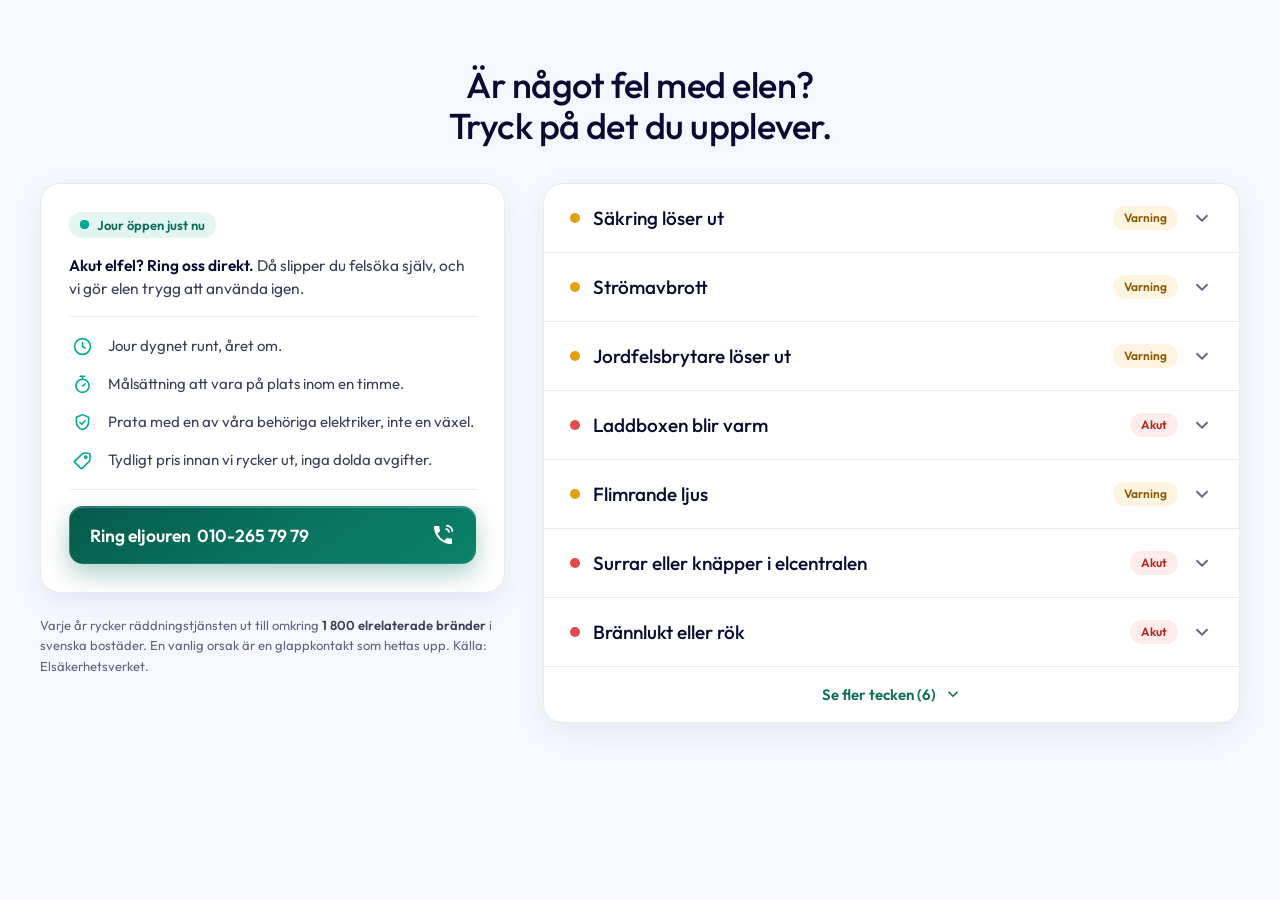
<file: index.html>
<!DOCTYPE html>
<html lang="sv">
<head>
<meta charset="UTF-8" />
<meta name="viewport" content="width=device-width, initial-scale=1.0" />
<title>Eljour-block — Är något fel med elen? (Ampy)</title>
<link rel="preconnect" href="https://fonts.googleapis.com" />
<link rel="preconnect" href="https://fonts.gstatic.com" crossorigin />
<link href="https://fonts.googleapis.com/css2?family=Outfit:wght@100..900&display=swap" rel="stylesheet" />
<style>
  html { font-size: 62.5%; }
  :root {
    --bg:#f5f9ff; --surface:#ffffff; --ink:#090b32; --ink-body:#3b3f59; --ink-soft:#5f6480;
    --teal:#00a991; --teal-dark:#0a8f7c; --teal-pill:#0a6e58; --teal-tint:#e3f6f1; --line:#e6ecf6;
    --akut-bg:#fdeceb; --akut-ink:#b3261e; --akut-dot:#e24b4a; --akut-line:#f0b9b3;
    --varn-bg:#fff4e0; --varn-ink:#8a5800; --varn-dot:#e3a008;
    --cta-grad:linear-gradient(146deg,#055a4b 0%,#08735f 52%,#0a8169 100%);
    --cta-ink:#ffffff; --cta-shadow:0 1rem 2.4rem rgba(4,110,90,.32);
    --r:1.4rem; --r-l:2rem; --r-s:1rem; --m:.3s;
    --eb-max:128rem; --col-l:minmax(0,4fr); --col-r:minmax(0,6fr); --col-gap:clamp(2rem,3vw,4rem);
    --shadow-card:0 1rem 3rem rgba(9,11,50,.07);
    font-family:"Outfit",system-ui,-apple-system,"Segoe UI",sans-serif;
  }
  *,*::before,*::after{ box-sizing:border-box; }
  body{ margin:0; background:var(--bg); color:var(--ink-body); -webkit-font-smoothing:antialiased; }
  a{ color:inherit; }
  [inert]{ pointer-events:none; }

  .eb{ padding:clamp(2.8rem,5vw,6.4rem) clamp(1.6rem,4vw,4rem); }
  .eb__wrap{ max-width:var(--eb-max); margin-inline:auto; }

  /* ---- split headline: question over left col, instruction over right col ---- */
  .eb__head{ margin:0 0 clamp(2.4rem,3vw,3.6rem); }
  .eb__title{ margin:0 auto; max-width:30ch; color:var(--ink); font-size:clamp(2.6rem,3.3vw,3.6rem); font-weight:500;
    line-height:1.15; letter-spacing:-0.015em; text-align:center; }
  .eb__title-a, .eb__title-b{ display:block; }

  /* ---- global green call CTA ---- */
  .eb__cta{ position:relative; display:flex; align-items:center; justify-content:space-between; gap:1.4rem; width:100%;
    padding:1.5rem 2rem; min-height:5.8rem; border-radius:var(--r); background:var(--cta-grad);
    border:1px solid rgba(255,255,255,.12); box-shadow:var(--cta-shadow), inset 0 1px 0 rgba(255,255,255,.22);
    color:var(--cta-ink); font-size:clamp(1.5rem,1.4vw,1.75rem); font-weight:600; text-decoration:none;
    line-height:1.1; transition:transform var(--m) ease, box-shadow var(--m) ease; }
  .eb__cta:hover{ transform:translateY(-1px);
    box-shadow:0 1.4rem 3.2rem rgba(4,110,90,.40), inset 0 1px 0 rgba(255,255,255,.22); }
  .eb__cta:focus-visible{ outline:2px solid var(--teal-dark); outline-offset:3px; }
  .eb__cta-txt{ display:inline-flex; align-items:baseline; gap:.6rem; white-space:nowrap; min-width:0; }
  .eb__cta-txt b{ font-weight:600; }
  .eb__cta-ic{ display:inline-flex; align-items:center; justify-content:center; flex:none; width:2.4rem; height:2.4rem; }
  .eb__cta-ic svg{ width:2.4rem; height:2.4rem; }
  /* green "live" bubble pulse on the call CTAs — MOBILE ONLY (hidden on desktop where the CTA already
     dominates and a 2nd green pulse next to "Jour öppen just nu" reads busy). In neon-mint, straddling the bottom edge. */
  .eb__cta-dot{ display:none; position:absolute; left:50%; bottom:0; transform:translate(-50%,50%); pointer-events:none;
    width:1rem; height:1rem; border-radius:50%; background:#55ff9a; }
  .eb__cta-dot::after{ content:""; position:absolute; inset:0; border-radius:50%; background:#55ff9a;
    animation:eb-cta-pulse 2s ease-out infinite; }
  @keyframes eb-cta-pulse{ 0%{ transform:scale(1); opacity:.6 } 100%{ transform:scale(2.6); opacity:0 } }

  /* ---- two-pane ---- */
  .eb__grid{ display:grid; grid-template-columns:var(--col-l) var(--col-r); align-items:start; column-gap:var(--col-gap); }
  .eb__aside{ display:flex; flex-direction:column; gap:1.6rem; }

  .eb__call{ background:var(--surface); border:1px solid var(--line); border-radius:var(--r-l);
    box-shadow:var(--shadow-card); padding:clamp(2rem,2.4vw,2.8rem); display:flex; flex-direction:column; gap:1.6rem; }
  .eb__status{ display:inline-flex; align-items:center; gap:.8rem; align-self:flex-start;
    font-size:1.3rem; font-weight:600; color:var(--teal-pill); background:var(--teal-tint);
    padding:.5rem 1.1rem; border-radius:99rem; }
  .eb__status .pulse{ width:.9rem; height:.9rem; border-radius:50%; background:var(--teal); position:relative; }
  .eb__status .pulse::after{ content:""; position:absolute; inset:0; border-radius:50%; background:var(--teal);
    animation:eb-pulse 2s ease-out infinite; }
  @keyframes eb-pulse{ 0%{ transform:scale(1); opacity:.55 } 100%{ transform:scale(2); opacity:0 } }
  .eb__call-lead{ margin:0; font-size:1.55rem; line-height:1.5; color:var(--ink-body); }
  .eb__call-lead b{ color:var(--ink); font-weight:600; }

  .eb__trust{ list-style:none; margin:0; padding:1.8rem 0; border-top:1px solid var(--line);
    border-bottom:1px solid var(--line); display:flex; flex-direction:column; gap:1.6rem; }
  .eb__trust li{ display:grid; grid-template-columns:2.6rem 1fr; column-gap:1.3rem; align-items:start;
    font-size:1.5rem; line-height:1.4; color:var(--ink-body); }
  .eb__trust-ic{ width:2.6rem; height:2.2rem; display:flex; align-items:center; justify-content:center; color:var(--teal); }
  .eb__trust-ic svg{ width:2.1rem; height:2.1rem; }

  .eb__ground{ margin:0; font-size:1.3rem; line-height:1.55; color:var(--ink-soft); padding:0; }
  .eb__ground b{ color:var(--ink-body); font-weight:600; }
  .eb__ground--d{ margin-top:.6rem; }
  .eb__ground--m{ display:none; }

  /* ---- accordion ---- */
  .eb__list{ list-style:none; margin:0; padding:0; background:var(--surface); border:1px solid var(--line);
    border-radius:var(--r-l); box-shadow:var(--shadow-card); overflow:hidden; }
  .eb__item + .eb__item, .eb__more-li{ border-top:1px solid var(--line); }
  .eb__row{ appearance:none; width:100%; cursor:pointer; background:transparent; border:0; text-align:left;
    display:flex; align-items:center; gap:1.3rem; padding:clamp(1.8rem,2vw,2.2rem) clamp(1.8rem,2.4vw,2.6rem);
    font-family:inherit; color:var(--ink); font-size:clamp(1.7rem,1.9vw,1.9rem); font-weight:500;
    transition:background var(--m) ease; }
  .eb__row:hover{ background:#fafcff; }
  .eb__row:focus-visible{ outline:2px solid var(--teal); outline-offset:-2px; }
  .eb__row[aria-expanded="true"]{ background:#fbfdff; }
  .eb__dot{ width:1rem; height:1rem; border-radius:50%; flex:none; }
  .eb__label{ flex:1; }
  .eb__tag{ font-size:1.2rem; font-weight:600; padding:.45rem 1.1rem; border-radius:99rem; white-space:nowrap; }
  .eb__chev{ flex:none; width:2.2rem; height:2.2rem; color:var(--ink-soft); transition:transform var(--m) ease; }
  .eb__row[aria-expanded="true"] .eb__chev{ transform:rotate(180deg); }
  .d-akut{ background:var(--akut-dot); } .t-akut{ background:var(--akut-bg); color:var(--akut-ink); }
  .d-varn{ background:var(--varn-dot); } .t-varn{ background:var(--varn-bg); color:var(--varn-ink); }

  .eb__panel{ display:grid; grid-template-rows:0fr; transition:grid-template-rows var(--m) ease; }
  .eb__row[aria-expanded="true"] + .eb__panel{ grid-template-rows:1fr; }
  .eb__panel-in{ overflow:hidden; }
  .eb__panel-pad{ padding:.4rem clamp(1.8rem,2.4vw,2.6rem) clamp(2rem,2.4vw,2.6rem);
    display:flex; flex-direction:column; gap:1.4rem; }
  .eb__risk{ margin:0; font-size:1.7rem; line-height:1.6; color:var(--ink-body); max-width:62ch; }
  .eb__risk b{ color:var(--ink); font-weight:600; }
  .eb__safety{ display:flex; gap:1.1rem; align-items:flex-start; margin:0; font-size:1.5rem; line-height:1.5;
    color:var(--akut-ink); background:var(--akut-bg); border:1px solid var(--akut-line);
    border-radius:var(--r-s); padding:1.2rem 1.4rem; max-width:62ch; }
  .eb__safety svg{ flex:none; width:2rem; height:2rem; margin-top:.1rem; }
  .eb__safety a{ color:var(--akut-ink); font-weight:600; text-decoration:underline; text-underline-offset:2px; }
  .eb__safety a:focus-visible{ outline:2px solid var(--akut-ink); outline-offset:2px; border-radius:2px; }
  .eb__act{ margin-top:.2rem; }
  .eb__act .eb__cta{ max-width:34rem; }

  /* ---- "se fler" (length control, both viewports) ---- */
  .eb__item--more{ display:none; }
  .eb__list.is-open .eb__item--more{ display:block; }
  .eb__more{ appearance:none; width:100%; cursor:pointer; background:transparent; border:0; font-family:inherit;
    display:flex; align-items:center; justify-content:center; gap:.8rem; padding:1.8rem 1.6rem;
    font-size:1.5rem; font-weight:600; color:var(--teal-pill); transition:background var(--m) ease; }
  .eb__more:hover{ background:#fafcff; }
  .eb__more:focus-visible{ outline:2px solid var(--teal); outline-offset:-2px; }
  .eb__more svg{ width:1.8rem; height:1.8rem; transition:transform var(--m) ease; }
  .eb__list.is-open .eb__more svg{ transform:rotate(180deg); }

  /* ---- responsive (992 / 768 / 480) ---- */
  @media (max-width:992px){
    .eb__grid{ display:block; }
    .eb__status{ align-self:center; }
    .eb__list{ margin:2rem 0; }
    .eb__ground--d{ display:none; }
    .eb__ground--m{ display:block; }
    .eb__act .eb__cta{ max-width:none; }
    .eb__cta-dot{ display:block; }
  }
  @media (max-width:480px){
    .eb__cta{ font-size:1.5rem; padding:1.4rem 1.6rem; }
  }
  @media (prefers-reduced-motion:reduce){
    .eb__panel,.eb__chev,.eb__cta,.eb__more svg{ transition:none; }
    .eb__status .pulse::after, .eb__cta-dot::after{ animation:none; display:none; }
  }
</style>
</head>
<body>
  <section class="eb" aria-labelledby="ebTitle">
    <div class="eb__wrap">
      <header class="eb__head">
        <h2 class="eb__title" id="ebTitle"><span class="eb__title-a">Är något fel med elen?</span><span class="eb__title-b">Tryck på det du upplever.</span></h2>
      </header>

      <div class="eb__grid">
        <aside class="eb__aside">
          <div class="eb__call">
            <span class="eb__status"><span class="pulse"></span> Jour öppen just nu</span>
            <p class="eb__call-lead"><b>Akut elfel? Ring oss direkt.</b> Då slipper du felsöka själv, och vi gör elen trygg att använda igen.</p>
            <ul class="eb__trust">
              <li><span class="eb__trust-ic"><svg viewBox="0 0 24 24" fill="none" stroke="currentColor" stroke-width="1.8" aria-hidden="true"><circle cx="12" cy="12" r="9"/><path d="M12 7.4V12l3 1.8" stroke-linecap="round"/></svg></span> Jour dygnet runt, året om.</li>
              <li><span class="eb__trust-ic"><svg viewBox="0 0 24 24" fill="none" stroke="currentColor" stroke-width="1.8" aria-hidden="true"><circle cx="12" cy="13.5" r="7.5"/><path d="M12 13.5l3-2.2" stroke-linecap="round"/><path d="M9.5 2.5h5M12 2.5V5.4" stroke-linecap="round"/></svg></span> Målsättning att vara på plats inom en timme.</li>
              <li><span class="eb__trust-ic"><svg viewBox="0 0 24 24" fill="none" stroke="currentColor" stroke-width="1.8" aria-hidden="true"><path d="M12 3l7 3v5c0 4.5-3 7.5-7 9-4-1.5-7-4.5-7-9V6z" stroke-linejoin="round"/><path d="M9 12l2 2 4-4" stroke-linecap="round" stroke-linejoin="round"/></svg></span> Prata med en av våra behöriga elektriker, inte en växel.</li>
              <li><span class="eb__trust-ic"><svg viewBox="0 0 24 24" fill="none" stroke="currentColor" stroke-width="1.8" aria-hidden="true"><path d="M3.6 12.4l8-8a2 2 0 0 1 1.4-.6H19a1.5 1.5 0 0 1 1.5 1.5v6a2 2 0 0 1-.6 1.4l-8 8a1.5 1.5 0 0 1-2.1 0l-6.6-6.6a1.5 1.5 0 0 1 0-2.1z" stroke-linejoin="round"/><circle cx="15.8" cy="8.2" r="1.3"/></svg></span> Tydligt pris innan vi rycker ut, inga dolda avgifter.</li>
            </ul>
            <a class="eb__cta" href="tel:+46102657979" data-call="aside">
              <span class="eb__cta-txt">Ring eljouren <b>010-265 79 79</b></span><span class="eb__cta-dot" aria-hidden="true"></span>
              <span class="eb__cta-ic"><svg viewBox="0 0 24 24" aria-hidden="true"><path fill="currentColor" d="M6.6 10.8a15.5 15.5 0 0 0 6.6 6.6l2.2-2.2c.3-.3.7-.4 1-.2 1.2.4 2.4.6 3.6.6.6 0 1 .4 1 1V20c0 .6-.4 1-1 1A17 17 0 0 1 3 4c0-.6.4-1 1-1h3.4c.6 0 1 .4 1 1 0 1.3.2 2.5.6 3.6.1.4 0 .8-.3 1z"/><path fill="none" stroke="currentColor" stroke-width="1.7" stroke-linecap="round" d="M15.8 2.6a6.4 6.4 0 0 1 5.6 5.6M15.2 6.1a3 3 0 0 1 2.7 2.7"/></svg></span>
            </a>
          </div>
          <p class="eb__ground eb__ground--d">Varje år rycker räddningstjänsten ut till omkring <b>1 800 elrelaterade bränder</b> i svenska bostäder. En vanlig orsak är en glappkontakt som hettas upp. Källa: Elsäkerhetsverket.</p>
        </aside>

        <ul class="eb__list" id="ebList"></ul>

        <p class="eb__ground eb__ground--m">Varje år rycker räddningstjänsten ut till omkring <b>1 800 elrelaterade bränder</b> i svenska bostäder. En vanlig orsak är en glappkontakt som hettas upp. Källa: Elsäkerhetsverket.</p>
      </div>
    </div>
  </section>

  <script>
    var PHONE_DISPLAY="010-265 79 79", PHONE_TEL="+46102657979", VISIBLE=7;
    var CTA_ICON='<span class="eb__cta-ic"><svg viewBox="0 0 24 24" aria-hidden="true"><path fill="currentColor" d="M6.6 10.8a15.5 15.5 0 0 0 6.6 6.6l2.2-2.2c.3-.3.7-.4 1-.2 1.2.4 2.4.6 3.6.6.6 0 1 .4 1 1V20c0 .6-.4 1-1 1A17 17 0 0 1 3 4c0-.6.4-1 1-1h3.4c.6 0 1 .4 1 1 0 1.3.2 2.5.6 3.6.1.4 0 .8-.3 1z"/><path fill="none" stroke="currentColor" stroke-width="1.7" stroke-linecap="round" d="M15.8 2.6a6.4 6.4 0 0 1 5.6 5.6M15.2 6.1a3 3 0 0 1 2.7 2.7"/></svg></span>';
    var CHEV='<svg class="eb__chev" viewBox="0 0 24 24" fill="none" stroke="currentColor" stroke-width="2" aria-hidden="true"><path d="M6 9l6 6 6-6"/></svg>';
    var FIRE='<svg viewBox="0 0 24 24" fill="currentColor" aria-hidden="true"><path d="M12 2c1 3-1 5-2 6-1.4 1.4-3 3-3 5.5A5.5 5.5 0 0 0 17.5 13c0-2-1-3.5-2-4.5.2 1.2-.3 2.2-1 2.6.6-3-1.5-6-2.5-9.1z"/></svg>';
    // Order + visibility are owner-specified (2026-06-19): VISIBLE=7 -> "Se fler tecken (6)".
    // CANDOUR FLAG for sign-off: this order puts akut symptoms whose panels hold the only emergency-number
    // guidance (gnistor 112, vitvara 112, elstöt 112/1177, vatten 1177) under "Se fler". sev: akut | varn
    var SYMPTOMS=[
      {id:"sakring",label:"Säkring löser ut",sev:"varn",
        risk:"Löser en säkring ut en enstaka gång är det oftast bara överbelastning, för mycket på samma grupp. Men löser samma säkring ut gång på gång, eller direkt när du slår på den, är det en <b>kortslutning eller ett glapp</b> som kan värma en kabel du inte ser. Tvinga inte tillbaka den om och om igen. Ring oss så hittar vi felet.",safety:""},
      {id:"stromavbrott",label:"Strömavbrott",sev:"varn",
        risk:"Är det mörkt hos grannarna också ligger felet i <b>elnätet</b>, inte hos dig. Är det bara hos dig sitter felet i din egen anläggning och bör felsökas av en elektriker.",safety:""},
      {id:"jordfel",label:"Jordfelsbrytare löser ut",sev:"varn",
        risk:"Jordfelsbrytaren bryter så fort den känner <b>läckström</b>, oftast en trasig apparat eller fukt i ett uttag eller utomhus. Slår den ifrån gång på gång, även efter att du dragit ur apparater, sitter felet i den fasta installationen. Den bryter för att skydda dig, så strunta inte i den. Ring oss så spårar vi det.",safety:""},
      {id:"laddbox",label:"Laddboxen blir varm",sev:"akut",
        risk:"En laddbox eller ett uttag som blir varmt när bilen laddar är en <b>glappkontakt</b> som blir allt hetare under timmar av hög ström. Det kan bli så varmt att plasten smälter, och fortsatt laddning kan leda till brand.",
        safety:"Avbryt laddningen och använd inte uttaget tills en elektriker sett på det."},
      {id:"flimmer",label:"Flimrande ljus",sev:"varn",
        risk:"Flimrar flera lampor samtidigt, eller en kraftigt, är det oftast ett glapp eller en lös nollanslutning i installationen. Ett <b>nollfel</b> kan skicka överspänning rakt in i din elektronik.",safety:""},
      {id:"surr",label:"Surrar eller knäpper i elcentralen",sev:"akut",
        risk:"Ett surrande eller knäppande ljud från elcentralen eller ett uttag är ofta en <b>glappkontakt</b>, en lös skruv som långsamt blir het. Ljudet betyder att uppvärmningen redan pågår.",
        safety:"Bryt strömmen på huvudbrytaren om du kan, och rör inte elcentralen. Känner du brännlukt eller ser rök, gå ut och ring <a href=\"tel:112\">112</a>."},
      {id:"branlukt",label:"Brännlukt eller rök",sev:"akut",
        risk:"Brännlukt eller lukt av smält plast betyder att det <b>redan blivit hett</b> någonstans i elen. Värmen kan sitta dold bakom en vägg, och det är så elbränder börjar.",
        safety:"Slå av huvudbrytaren. Ser du rök eller lågor, gå ut direkt och ring <a href=\"tel:112\">112</a>."},
      {id:"aska",label:"Efter åska eller överspänning",sev:"varn",
        risk:"Ett åsknedslag i närheten kan skicka en <b>överspänning</b> genom elen som kan skada elektronik och den fasta installationen, även om allt verkar fungera. Elsäkerhetsverket rekommenderar en koll efter åska.",safety:""},
      {id:"varmt-uttag",label:"Varmt eller missfärgat uttag",sev:"akut",
        risk:"Ett uttag ska aldrig vara varmt. Värme, missfärgning eller svarta märken är en <b>glappkontakt</b> som byggt hetta, ofta dolt inne i väggen.",
        safety:"Dra ur det som sitter i och använd inte uttaget."},
      {id:"vitvara",label:"Vitvara ryker eller luktar bränt",sev:"akut",
        risk:"Rök eller brännlukt från en tvättmaskin, diskmaskin eller torktumlare kan vara ett skadat värmeelement eller en kortslutning som tänder plasten. Vitvaror hör till de <b>vanligaste brandkällorna</b> i hemmet.",
        safety:"Dra ur maskinen och slå av dess säkring. Ser du rök eller lågor, gå ut direkt och ring <a href=\"tel:112\">112</a>."},
      {id:"gnistor",label:"Gnistor eller smäll",sev:"akut",
        risk:"Gnistor, en smäll eller ett sprakande ljud är en <b>ljusbåge</b>. Den blir tusentals grader på ett ögonblick och kan tända det som finns runt omkring.",
        safety:"Slå av huvudbrytaren. Ser du rök eller lågor, gå ut direkt och ring <a href=\"tel:112\">112</a>."},
      {id:"elstot",label:"Elstöt",sev:"akut",
        risk:"Att känna ström i en apparat, ett uttag eller en kran beror oftast på ett <b>jordfel</b>, ström som läcker dit den inte ska. Ström genom kroppen kan ge skador, ibland först en stund efteråt.",
        safety:"Andas du tungt, känns hjärtat oregelbundet eller har du pacemaker, ring <a href=\"tel:112\">112</a>. Annars, använd inte det som gav stöt och ring <a href=\"tel:1177\">1177</a> och beskriv att du fått ström genom kroppen. De avgör om du behöver vård."},
      {id:"vatten",label:"Vatten nära elen",sev:"akut",
        risk:"Vatten vid uttag, elcentral eller ledning kan göra metall <b>strömförande</b>. Då är risken framför allt elstöt, och vanligt kranvatten leder ström förvånansvärt bra.",
        safety:"Rör inget vått nära elen. Kan du bryta strömmen säkert, gör det. Har du fått ström genom kroppen och andas tungt eller känner hjärtat slå oregelbundet, ring <a href=\"tel:112\">112</a>. Annars ring <a href=\"tel:1177\">1177</a>."}
    ];
    var SEV={akut:["d-akut","t-akut","Akut"],varn:["d-varn","t-varn","Varning"]};

    function track(ev,d){ window.dataLayer=window.dataLayer||[]; window.dataLayer.push(Object.assign({event:"ampy_ej_"+ev},d||{})); }

    var list=document.getElementById("ebList");
    SYMPTOMS.forEach(function(s,i){
      var sev=SEV[s.sev];
      var li=document.createElement("li"); li.className="eb__item"+(i>=VISIBLE?" eb__item--more":"");
      var safety=s.safety?'<p class="eb__safety">'+FIRE+'<span>'+s.safety+'</span></p>':'';
      li.innerHTML=
        '<button class="eb__row" id="row-'+s.id+'" aria-expanded="false" aria-controls="pan-'+s.id+'">'+
          '<span class="eb__dot '+sev[0]+'"></span>'+
          '<span class="eb__label">'+s.label+'</span>'+
          '<span class="eb__tag '+sev[1]+'">'+sev[2]+'</span>'+CHEV+
        '</button>'+
        '<div class="eb__panel"><div class="eb__panel-in"><div class="eb__panel-pad" id="pan-'+s.id+'" role="region" aria-labelledby="row-'+s.id+'">'+
          '<p class="eb__risk">'+s.risk+'</p>'+
          safety+
          '<div class="eb__act"><a class="eb__cta" href="tel:'+PHONE_TEL+'" data-call="'+s.id+'">'+
            '<span class="eb__cta-txt">Ring eljouren <b>'+PHONE_DISPLAY+'</b></span>'+CTA_ICON+'<span class="eb__cta-dot" aria-hidden="true"></span>'+
          '</a></div>'+
        '</div></div></div>';
      list.appendChild(li);
    });

    // "se fler" — same on desktop and mobile
    var hidden=SYMPTOMS.length-VISIBLE;
    if(hidden>0){
      var moreLi=document.createElement("li"); moreLi.className="eb__more-li";
      moreLi.innerHTML='<button class="eb__more" type="button" aria-expanded="false" aria-controls="ebList">'+
        '<span class="eb__more-txt">Se fler tecken ('+hidden+')</span>'+
        '<svg viewBox="0 0 24 24" fill="none" stroke="currentColor" stroke-width="2" aria-hidden="true"><path d="M6 9l6 6 6-6"/></svg></button>';
      list.appendChild(moreLi);
      var moreBtn=moreLi.querySelector(".eb__more");
      moreBtn.addEventListener("click",function(){
        var open=list.classList.toggle("is-open");
        moreBtn.setAttribute("aria-expanded",open?"true":"false");
        moreBtn.querySelector(".eb__more-txt").textContent=open?"Visa färre":"Se fler tecken ("+hidden+")";
        if(open){ var first=list.querySelector(".eb__item--more .eb__row"); if(first) first.focus(); }
        track("see_more",{open:open});
      });
    }

    function syncInert(){
      Array.prototype.forEach.call(list.querySelectorAll(".eb__row"),function(r){
        r.nextElementSibling.toggleAttribute("inert", r.getAttribute("aria-expanded")!=="true");
      });
    }
    syncInert();

    list.addEventListener("click",function(e){
      var c112=e.target.closest('a[href="tel:112"]'); if(c112){ track("cta_112_click",{}); return; }
      var c1177=e.target.closest('a[href="tel:1177"]'); if(c1177){ track("cta_1177_click",{}); return; }
      var call=e.target.closest("[data-call]"); if(call){ track("cta_call_click",{symptom:call.getAttribute("data-call")}); return; }
      var row=e.target.closest(".eb__row"); if(!row) return;
      var wasOpen=row.getAttribute("aria-expanded")==="true";
      Array.prototype.forEach.call(list.querySelectorAll(".eb__row"),function(r){ r.setAttribute("aria-expanded","false"); });
      if(!wasOpen){ row.setAttribute("aria-expanded","true"); track("symptom_select",{symptom:row.id.replace("row-","")}); }
      syncInert();
    });
    document.querySelector('.eb__call').addEventListener("click",function(e){ if(e.target.closest("[data-call]")) track("cta_call_click",{symptom:"aside"}); });
    track("view",{});
  </script>
</body>
</html>
</file>
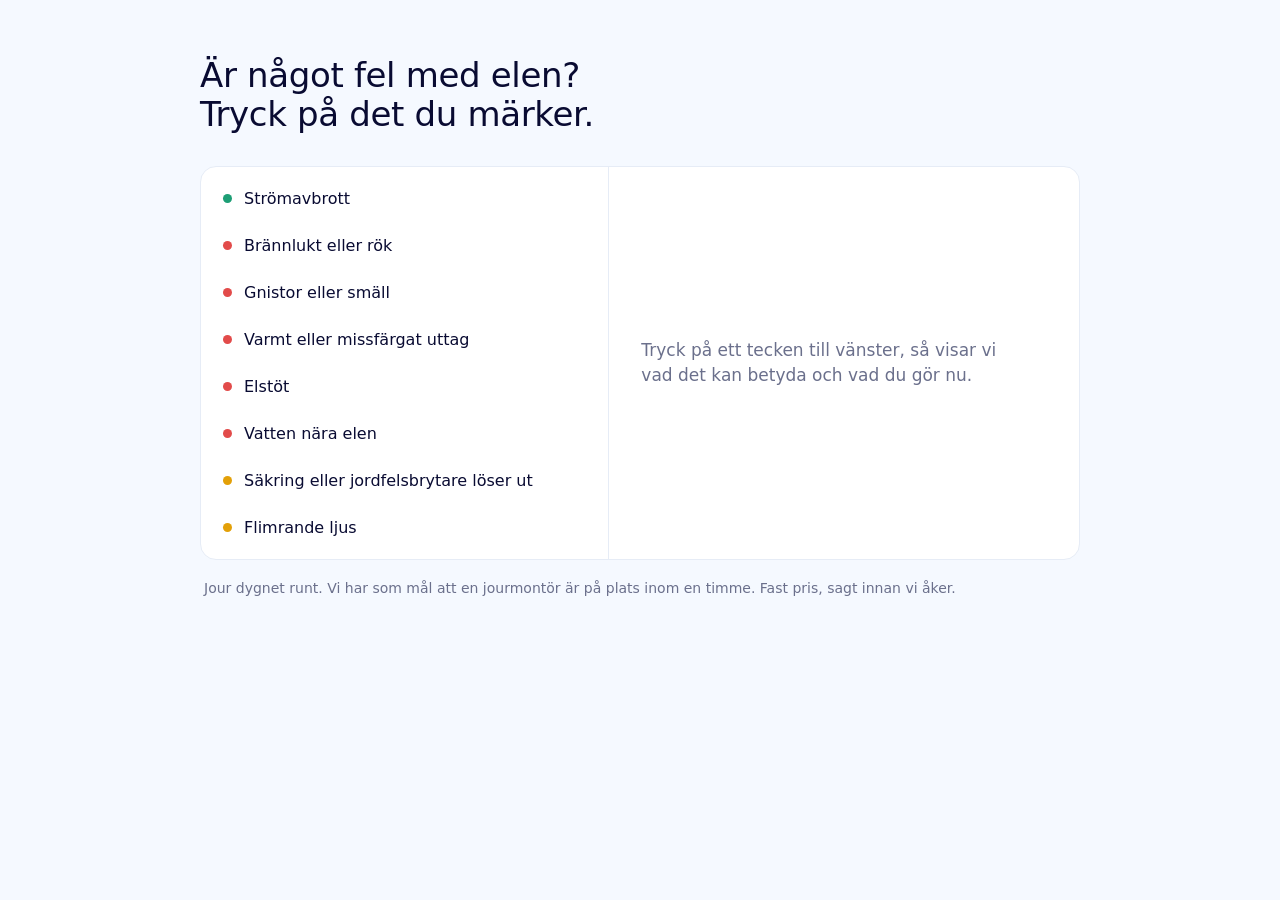
<file: a/index.html>
<!DOCTYPE html>
<html lang="sv">
<head>
<meta charset="UTF-8" />
<meta name="viewport" content="width=device-width, initial-scale=1.0" />
<title>Eljour-block · Variant A — lista + lugnt svar</title>
<style>
  html { font-size: 62.5%; }
  :root {
    --bg:#f5f9ff; --surface:#ffffff; --ink:#090b32; --ink-body:#3b3f59; --ink-soft:#6b708c;
    --teal:#00a991; --teal-dark:#0a8f7c; --line:#e6ecf6;
    --akut-bg:#fdeceb; --akut-ink:#b3261e;
    --snart-bg:#fff3de; --snart-ink:#8a5800;
    --vanta-bg:#e7f6ef; --vanta-ink:#0c7a5b;
    --r:1.6rem; --r-s:1rem; --m:.28s;
    font-family:"Outfit",system-ui,-apple-system,"Segoe UI",sans-serif;
  }
  *,*::before,*::after{ box-sizing:border-box; }
  body{ margin:0; background:var(--bg); color:var(--ink-body); -webkit-font-smoothing:antialiased; }

  .eb{ padding:clamp(2.4rem,5vw,5.6rem) clamp(1.6rem,4vw,3.2rem); }
  .eb__wrap{ max-width:88rem; margin-inline:auto; }
  .eb__title{
    margin:0 0 clamp(2rem,3vw,3.2rem); color:var(--ink);
    font-size:clamp(2.4rem,3.4vw,3.4rem); font-weight:500; line-height:1.15; letter-spacing:-0.01em;
    text-wrap:balance; max-width:22ch;
  }

  .eb__panes{
    display:grid; grid-template-columns:minmax(0,1fr) minmax(0,1.15fr); gap:0;
    background:var(--surface); border:1px solid var(--line); border-radius:var(--r); overflow:hidden;
  }

  .eb__list{ list-style:none; margin:0; padding:.8rem; border-right:1px solid var(--line); }
  .eb__row{
    appearance:none; width:100%; cursor:pointer; background:transparent; border:0; text-align:left;
    display:flex; align-items:center; gap:1.2rem; padding:1.4rem 1.4rem; border-radius:var(--r-s);
    font-family:inherit; color:var(--ink); font-size:1.6rem; font-weight:500;
    transition:background var(--m) ease;
  }
  .eb__row:hover{ background:#f3f7fd; }
  .eb__row:focus-visible{ outline:2px solid var(--teal); outline-offset:-2px; }
  .eb__row[aria-selected="true"]{ background:#eef4fc; }
  .eb__dot{ width:.9rem; height:.9rem; border-radius:50%; flex:none; }
  .eb__label{ flex:1; }
  .eb__mini{ width:.8rem; height:.8rem; border-radius:50%; flex:none; opacity:.0; }
  .eb__row[aria-selected="true"] .eb__mini{ opacity:1; background:var(--teal); }

  .t-akut{ background:var(--akut-bg); color:var(--akut-ink); } .d-akut{ background:#e24b4a; }
  .t-snart{ background:var(--snart-bg); color:var(--snart-ink); } .d-snart{ background:#e3a008; }
  .t-vanta{ background:var(--vanta-bg); color:var(--vanta-ink); } .d-vanta{ background:#1d9e75; }

  .eb__answer{ padding:clamp(2rem,3vw,3.2rem); display:flex; flex-direction:column; gap:1.4rem; min-height:30rem; }
  .eb__tag{ align-self:flex-start; font-size:1.2rem; font-weight:600; padding:.5rem 1.2rem; border-radius:99rem; }
  .eb__seen{ margin:0; color:var(--ink); font-size:clamp(2rem,2.4vw,2.4rem); font-weight:500; line-height:1.2; }
  .eb__label-s{ display:block; font-size:1.2rem; font-weight:600; color:var(--teal); margin-bottom:.4rem; letter-spacing:.02em; }
  .eb__means{ margin:0; font-size:1.6rem; line-height:1.6; color:var(--ink-body); max-width:54ch; }
  .eb__do{ margin:0; font-size:1.6rem; line-height:1.55; color:var(--ink); font-weight:500; max-width:54ch; }
  .eb__112{ margin:0; font-size:1.5rem; line-height:1.45; color:var(--akut-ink); font-weight:500;
    background:var(--akut-bg); border-radius:var(--r-s); padding:1.2rem 1.4rem; }
  .eb__112 a{ color:var(--akut-ink); }
  .eb__ring{
    display:inline-flex; align-items:center; justify-content:center; gap:.9rem; align-self:flex-start;
    margin-top:.4rem; padding:1.4rem 2.4rem; min-height:5rem; border-radius:99rem;
    background:var(--teal); color:#fff; font-size:1.6rem; font-weight:600; text-decoration:none;
    transition:background var(--m) ease, transform var(--m) ease;
  }
  .eb__ring:hover{ background:var(--teal-dark); transform:translateY(-1px); }
  .eb__ring:focus-visible{ outline:2px solid var(--ink); outline-offset:3px; }
  .eb__ring svg{ width:1.9rem; height:1.9rem; }
  .eb__prompt{ margin:auto 0; color:var(--ink-soft); font-size:1.7rem; line-height:1.5; max-width:34ch; }

  .eb__answer.is-swapping > *{ opacity:0; transform:translateY(.5rem); }
  .eb__answer > *{ transition:opacity var(--m) ease, transform var(--m) ease; }

  .eb__foot{ margin:1.8rem .4rem 0; font-size:1.4rem; line-height:1.5; color:var(--ink-soft); }

  @media (max-width:768px){
    .eb__panes{ grid-template-columns:1fr; }
    .eb__list{ border-right:0; border-bottom:1px solid var(--line); }
    .eb__answer{ min-height:0; }
    .eb__prompt{ margin:0; }
  }
  @media (max-width:480px){
    .eb__ring{ align-self:stretch; }
  }
  @media (prefers-reduced-motion:reduce){ .eb__answer > *,.eb__ring{ transition:none; } }
</style>
</head>
<body>
  <section class="eb" aria-labelledby="ebTitle">
    <div class="eb__wrap">
      <h2 class="eb__title" id="ebTitle">Är något fel med elen? Tryck på det du märker.</h2>
      <div class="eb__panes">
        <ul class="eb__list" id="ebList" role="listbox" aria-label="Vanliga tecken på elfel"></ul>
        <div class="eb__answer" id="ebAnswer" aria-live="polite"></div>
      </div>
      <p class="eb__foot">Jour dygnet runt. Vi har som mål att en jourmontör är på plats inom en timme. Fast pris, sagt innan vi åker.</p>
    </div>
  </section>

  <script>
    var PHONE_DISPLAY="010-265 79 79", PHONE_TEL="+46102657979";
    var PHONE_SVG='<svg viewBox="0 0 24 24" fill="currentColor" aria-hidden="true"><path d="M6.6 10.8a15.5 15.5 0 0 0 6.6 6.6l2.2-2.2c.3-.3.7-.4 1-.2 1.2.4 2.4.6 3.6.6.6 0 1 .4 1 1V20c0 .6-.4 1-1 1A17 17 0 0 1 3 4c0-.6.4-1 1-1h3.4c.6 0 1 .4 1 1 0 1.3.2 2.5.6 3.6.1.4 0 .8-.3 1z"/></svg>';
    var SEV={akut:["t-akut","d-akut","Akut · agera nu"],snart:["t-snart","d-snart","Ring oss snart"],vanta:["t-vanta","d-vanta","Kan ofta vänta"]};

    var SYMPTOMS=[
      {id:"stromavbrott",label:"Strömavbrott",sev:"vanta",e112:false,
        means:"Mörkt hos grannarna också? Då är det elnätet, inte ditt fel. Bara hos dig kan en jordfelsbrytare ha löst ut.",
        action:"Kolla grannarna. Prova jordfelsbrytaren en gång. Kvarstår det, ring oss."},
      {id:"branlukt",label:"Brännlukt eller rök",sev:"akut",e112:true,
        means:"Nästan alltid en glappkontakt som hettats upp. Plasten kan vara nära sin tändpunkt.",
        action:"Slå av huvudbrytaren. Rör inte centralen mer än så."},
      {id:"gnistor",label:"Gnistor eller smäll",sev:"akut",e112:true,
        means:"Gnistor, ett smäll eller ett sprakande ljud i el är en ljusbåge. Den kan bli tusentals grader på ett ögonblick.",
        action:"Slå av huvudbrytaren direkt."},
      {id:"varmt-uttag",label:"Varmt eller missfärgat uttag",sev:"akut",e112:false,
        means:"Värme i ett uttag är kontaktmotstånd, ofta ett glapp som bygger värme bakom väggen.",
        action:"Dra ur, använd inte uttaget, ring oss. Missfärgat eller luktar: slå av gruppen."},
      {id:"elstot",label:"Elstöt",sev:"akut",e112:false,
        means:"Att känna ström vid en apparat, ett uttag eller en kran tyder på jordfel.",
        action:"Använd inte det som gav stöt. Slå av gruppen och ring oss."},
      {id:"vatten",label:"Vatten nära elen",sev:"akut",e112:false,
        means:"Vatten vid uttag, central eller ledning är en direkt risk för kortslutning och stöt.",
        action:"Rör inte. Bryt strömmen om du kan göra det säkert, sedan ring oss."},
      {id:"sakring",label:"Säkring eller jordfelsbrytare löser ut",sev:"snart",e112:false,
        means:"En enstaka gång är oftast överlast. Gång på gång kan vara en kortslutning eller ett jordfel.",
        action:"Två återställningar är taket. Löser den ut en tredje gång, lämna den av och ring oss."},
      {id:"flimmer",label:"Flimrande ljus",sev:"snart",e112:false,
        means:"Flimrar ljuset när stora apparater drar igång kan det vara ett glapp i nollskenan.",
        action:"Notera vid vilken apparat det händer. Ring oss så tittar vi på det."}
    ];

    function track(ev,d){ window.dataLayer=window.dataLayer||[]; window.dataLayer.push(Object.assign({event:"ampy_ej_"+ev},d||{})); }

    var list=document.getElementById("ebList"), answer=document.getElementById("ebAnswer");
    var reduce=window.matchMedia("(prefers-reduced-motion:reduce)").matches, timer=null, current=null;

    SYMPTOMS.forEach(function(s){
      var sev=SEV[s.sev];
      var b=document.createElement("button");
      b.className="eb__row"; b.id="row-"+s.id; b.type="button"; b.setAttribute("role","option"); b.setAttribute("aria-selected","false");
      b.innerHTML='<span class="eb__dot '+sev[1]+'"></span><span class="eb__label">'+s.label+'</span><span class="eb__mini"></span>';
      b.addEventListener("click",function(){ select(s.id); });
      var li=document.createElement("li"); li.appendChild(b); list.appendChild(li);
    });

    function prompt(){
      answer.innerHTML='<p class="eb__prompt">Tryck på ett tecken till vänster, så visar vi vad det kan betyda och vad du gör nu.</p>';
    }
    function render(s){
      var sev=SEV[s.sev];
      var e112=s.e112?'<p class="eb__112">Ser du lågor eller rök? Ring <a href="tel:112">112</a> först, sedan oss.</p>':"";
      answer.innerHTML=
        '<span class="eb__tag '+sev[0]+'">'+sev[2]+'</span>'+
        '<p class="eb__seen">'+s.label+'</p>'+
        '<p class="eb__means"><span class="eb__label-s">Vad det kan betyda</span>'+s.means+'</p>'+
        '<p class="eb__do"><span class="eb__label-s">Gör så här nu</span>'+s.action+'</p>'+
        e112+
        '<a class="eb__ring" href="tel:'+PHONE_TEL+'" data-call="'+s.id+'">'+PHONE_SVG+'Ring '+PHONE_DISPLAY+'</a>';
    }
    function select(id){
      var s=SYMPTOMS.filter(function(x){return x.id===id;})[0]; if(!s) return;
      Array.prototype.forEach.call(list.querySelectorAll(".eb__row"),function(r){ r.setAttribute("aria-selected", r.id==="row-"+id?"true":"false"); });
      current=id;
      if(reduce){ render(s); } else {
        if(timer) clearTimeout(timer);
        answer.classList.add("is-swapping");
        timer=setTimeout(function(){ render(s); answer.classList.remove("is-swapping"); timer=null; },140);
      }
      track("symptom_select",{symptom:id,severity:s.sev});
    }
    answer.addEventListener("click",function(e){
      if(e.target.closest("[data-call]")) track("cta_call_click",{symptom:current});
      if(e.target.closest('a[href="tel:112"]')) track("cta_112_click",{symptom:current});
    });
    prompt(); track("view",{});
  </script>
</body>
</html>
</file>
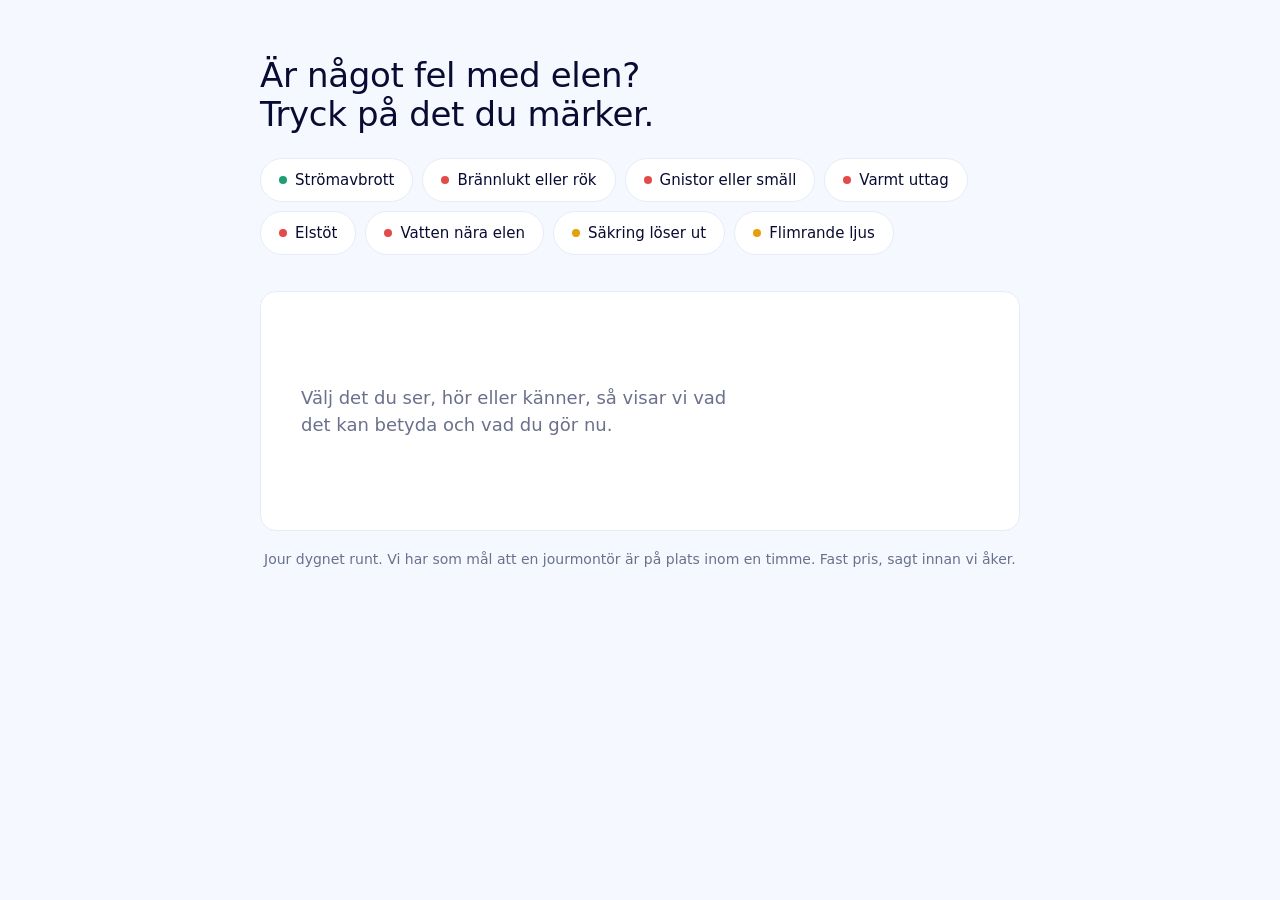
<file: b/index.html>
<!DOCTYPE html>
<html lang="sv">
<head>
<meta charset="UTF-8" />
<meta name="viewport" content="width=device-width, initial-scale=1.0" />
<title>Eljour-block · Variant B — ett stort tydligt svar</title>
<style>
  html { font-size: 62.5%; }
  :root {
    --bg:#f5f9ff; --surface:#ffffff; --ink:#090b32; --ink-body:#3b3f59; --ink-soft:#6b708c;
    --teal:#00a991; --teal-dark:#0a8f7c; --line:#e6ecf6;
    --akut-bg:#fdeceb; --akut-ink:#b3261e;
    --snart-bg:#fff3de; --snart-ink:#8a5800;
    --vanta-bg:#e7f6ef; --vanta-ink:#0c7a5b;
    --r:1.6rem; --r-s:1rem; --m:.28s;
    font-family:"Outfit",system-ui,-apple-system,"Segoe UI",sans-serif;
  }
  *,*::before,*::after{ box-sizing:border-box; }
  body{ margin:0; background:var(--bg); color:var(--ink-body); -webkit-font-smoothing:antialiased; }

  .eb{ padding:clamp(2.4rem,5vw,5.6rem) clamp(1.6rem,4vw,3.2rem); }
  .eb__wrap{ max-width:76rem; margin-inline:auto; }
  .eb__title{
    margin:0 0 clamp(1.6rem,2.4vw,2.4rem); color:var(--ink);
    font-size:clamp(2.4rem,3.4vw,3.4rem); font-weight:500; line-height:1.15; letter-spacing:-0.01em;
    text-wrap:balance; max-width:22ch;
  }

  .eb__chips{ display:flex; flex-wrap:wrap; gap:.9rem; margin-bottom:clamp(2.4rem,3.5vw,3.6rem); }
  .eb__chip{
    appearance:none; cursor:pointer; font-family:inherit; font-size:1.5rem; font-weight:500; color:var(--ink);
    background:var(--surface); border:1px solid var(--line); border-radius:99rem; padding:1rem 1.8rem;
    display:inline-flex; align-items:center; gap:.8rem; min-height:4.4rem;
    transition:background var(--m) ease, border-color var(--m) ease, color var(--m) ease;
  }
  .eb__chip:hover{ border-color:#c9d6ea; background:#fafcff; }
  .eb__chip:focus-visible{ outline:2px solid var(--teal); outline-offset:2px; }
  .eb__chip[aria-pressed="true"]{ background:var(--ink); border-color:var(--ink); color:#fff; }
  .eb__chip-dot{ width:.8rem; height:.8rem; border-radius:50%; flex:none; }
  .d-akut{ background:#e24b4a; } .d-snart{ background:#e3a008; } .d-vanta{ background:#1d9e75; }

  .eb__stage{ background:var(--surface); border:1px solid var(--line); border-radius:var(--r);
    padding:clamp(2.4rem,3.5vw,4rem); min-height:24rem; display:flex; flex-direction:column; gap:1.6rem; }
  .eb__prompt{ margin:auto 0; color:var(--ink-soft); font-size:1.8rem; line-height:1.5; max-width:40ch; }

  .eb__tag{ align-self:flex-start; font-size:1.3rem; font-weight:600; padding:.5rem 1.4rem; border-radius:99rem; }
  .t-akut{ background:var(--akut-bg); color:var(--akut-ink); }
  .t-snart{ background:var(--snart-bg); color:var(--snart-ink); }
  .t-vanta{ background:var(--vanta-bg); color:var(--vanta-ink); }
  .eb__seen{ margin:0; color:var(--ink); font-size:clamp(2.6rem,4vw,3.6rem); font-weight:500; line-height:1.1; letter-spacing:-0.01em; }
  .eb__label-s{ display:block; font-size:1.3rem; font-weight:600; color:var(--teal); margin-bottom:.5rem; letter-spacing:.02em; }
  .eb__means{ margin:0; font-size:1.8rem; line-height:1.55; color:var(--ink-body); max-width:50ch; }
  .eb__do{ margin:0; font-size:1.8rem; line-height:1.5; color:var(--ink); font-weight:500; max-width:50ch; }
  .eb__112{ margin:0; font-size:1.6rem; line-height:1.45; color:var(--akut-ink); font-weight:500;
    background:var(--akut-bg); border-radius:var(--r-s); padding:1.4rem 1.6rem; }
  .eb__112 a{ color:var(--akut-ink); }
  .eb__ring{
    display:inline-flex; align-items:center; justify-content:center; gap:1rem; align-self:flex-start;
    margin-top:.6rem; padding:1.6rem 2.8rem; min-height:5.6rem; border-radius:99rem;
    background:var(--teal); color:#fff; font-size:1.8rem; font-weight:600; text-decoration:none;
    transition:background var(--m) ease, transform var(--m) ease;
  }
  .eb__ring:hover{ background:var(--teal-dark); transform:translateY(-1px); }
  .eb__ring:focus-visible{ outline:2px solid var(--ink); outline-offset:3px; }
  .eb__ring svg{ width:2.1rem; height:2.1rem; }

  .eb__stage.is-swapping > *{ opacity:0; transform:translateY(.6rem); }
  .eb__stage > *{ transition:opacity var(--m) ease, transform var(--m) ease; }

  .eb__foot{ margin:1.8rem .4rem 0; font-size:1.4rem; line-height:1.5; color:var(--ink-soft); }

  @media (max-width:480px){
    .eb__chip{ font-size:1.4rem; padding:.9rem 1.4rem; }
    .eb__ring{ align-self:stretch; }
  }
  @media (prefers-reduced-motion:reduce){ .eb__stage > *,.eb__ring{ transition:none; } }
</style>
</head>
<body>
  <section class="eb" aria-labelledby="ebTitle">
    <div class="eb__wrap">
      <h2 class="eb__title" id="ebTitle">Är något fel med elen? Tryck på det du märker.</h2>
      <div class="eb__chips" id="ebChips" role="group" aria-label="Vanliga tecken på elfel"></div>
      <div class="eb__stage" id="ebStage" aria-live="polite"></div>
      <p class="eb__foot">Jour dygnet runt. Vi har som mål att en jourmontör är på plats inom en timme. Fast pris, sagt innan vi åker.</p>
    </div>
  </section>

  <script>
    var PHONE_DISPLAY="010-265 79 79", PHONE_TEL="+46102657979";
    var PHONE_SVG='<svg viewBox="0 0 24 24" fill="currentColor" aria-hidden="true"><path d="M6.6 10.8a15.5 15.5 0 0 0 6.6 6.6l2.2-2.2c.3-.3.7-.4 1-.2 1.2.4 2.4.6 3.6.6.6 0 1 .4 1 1V20c0 .6-.4 1-1 1A17 17 0 0 1 3 4c0-.6.4-1 1-1h3.4c.6 0 1 .4 1 1 0 1.3.2 2.5.6 3.6.1.4 0 .8-.3 1z"/></svg>';
    var SEV={akut:["t-akut","d-akut","Akut · agera nu"],snart:["t-snart","d-snart","Ring oss snart"],vanta:["t-vanta","d-vanta","Kan ofta vänta"]};

    var SYMPTOMS=[
      {id:"stromavbrott",label:"Strömavbrott",sev:"vanta",e112:false,
        means:"Mörkt hos grannarna också? Då är det elnätet, inte ditt fel. Bara hos dig kan en jordfelsbrytare ha löst ut.",
        action:"Kolla grannarna. Prova jordfelsbrytaren en gång. Kvarstår det, ring oss."},
      {id:"branlukt",label:"Brännlukt eller rök",sev:"akut",e112:true,
        means:"Brännlukt vid central eller uttag är nästan alltid en glappkontakt som hettats upp. Plasten kan vara nära sin tändpunkt.",
        action:"Slå av huvudbrytaren. Rör inte centralen mer än så."},
      {id:"gnistor",label:"Gnistor eller smäll",sev:"akut",e112:true,
        means:"Gnistor, ett smäll eller ett sprakande ljud i el är en ljusbåge. Den kan bli tusentals grader på ett ögonblick.",
        action:"Slå av huvudbrytaren direkt."},
      {id:"varmt-uttag",label:"Varmt uttag",sev:"akut",e112:false,
        means:"Ett uttag ska aldrig vara varmt. Värme är kontaktmotstånd, ofta ett glapp som bygger värme bakom väggen.",
        action:"Dra ur, använd inte uttaget, ring oss. Missfärgat eller luktar: slå av gruppen."},
      {id:"elstot",label:"Elstöt",sev:"akut",e112:false,
        means:"Att känna ström vid en apparat, ett uttag eller en kran tyder på jordfel.",
        action:"Använd inte det som gav stöt. Slå av gruppen och ring oss."},
      {id:"vatten",label:"Vatten nära elen",sev:"akut",e112:false,
        means:"Vatten vid uttag, central eller ledning är en direkt risk för kortslutning och stöt.",
        action:"Rör inte. Bryt strömmen om du kan göra det säkert, sedan ring oss."},
      {id:"sakring",label:"Säkring löser ut",sev:"snart",e112:false,
        means:"En enstaka gång är oftast överlast. Gång på gång kan vara en kortslutning eller ett jordfel.",
        action:"Två återställningar är taket. Löser den ut en tredje gång, lämna den av och ring oss."},
      {id:"flimmer",label:"Flimrande ljus",sev:"snart",e112:false,
        means:"Flimrar ljuset när stora apparater drar igång kan det vara ett glapp i nollskenan.",
        action:"Notera vid vilken apparat det händer. Ring oss så tittar vi på det."}
    ];

    function track(ev,d){ window.dataLayer=window.dataLayer||[]; window.dataLayer.push(Object.assign({event:"ampy_ej_"+ev},d||{})); }

    var chips=document.getElementById("ebChips"), stage=document.getElementById("ebStage");
    var reduce=window.matchMedia("(prefers-reduced-motion:reduce)").matches, timer=null, current=null;

    SYMPTOMS.forEach(function(s){
      var sev=SEV[s.sev];
      var b=document.createElement("button");
      b.className="eb__chip"; b.id="chip-"+s.id; b.type="button"; b.setAttribute("aria-pressed","false");
      b.innerHTML='<span class="eb__chip-dot '+sev[1]+'"></span>'+s.label;
      b.addEventListener("click",function(){ select(s.id); });
      chips.appendChild(b);
    });

    function prompt(){ stage.innerHTML='<p class="eb__prompt">Välj det du ser, hör eller känner, så visar vi vad det kan betyda och vad du gör nu.</p>'; }
    function render(s){
      var sev=SEV[s.sev];
      var e112=s.e112?'<p class="eb__112">Ser du lågor eller rök? Ring <a href="tel:112">112</a> först, sedan oss.</p>':"";
      stage.innerHTML=
        '<span class="eb__tag '+sev[0]+'">'+sev[2]+'</span>'+
        '<p class="eb__seen">'+s.label+'</p>'+
        '<p class="eb__means"><span class="eb__label-s">Vad det kan betyda</span>'+s.means+'</p>'+
        '<p class="eb__do"><span class="eb__label-s">Gör så här nu</span>'+s.action+'</p>'+
        e112+
        '<a class="eb__ring" href="tel:'+PHONE_TEL+'" data-call="'+s.id+'">'+PHONE_SVG+'Ring '+PHONE_DISPLAY+'</a>';
    }
    function select(id){
      var s=SYMPTOMS.filter(function(x){return x.id===id;})[0]; if(!s) return;
      Array.prototype.forEach.call(chips.children,function(c){ c.setAttribute("aria-pressed", c.id==="chip-"+id?"true":"false"); });
      current=id;
      if(reduce){ render(s); } else {
        if(timer) clearTimeout(timer);
        stage.classList.add("is-swapping");
        timer=setTimeout(function(){ render(s); stage.classList.remove("is-swapping"); timer=null; },140);
      }
      track("symptom_select",{symptom:id,severity:s.sev});
    }
    stage.addEventListener("click",function(e){
      if(e.target.closest("[data-call]")) track("cta_call_click",{symptom:current});
      if(e.target.closest('a[href="tel:112"]')) track("cta_112_click",{symptom:current});
    });
    prompt(); track("view",{});
  </script>
</body>
</html>
</file>
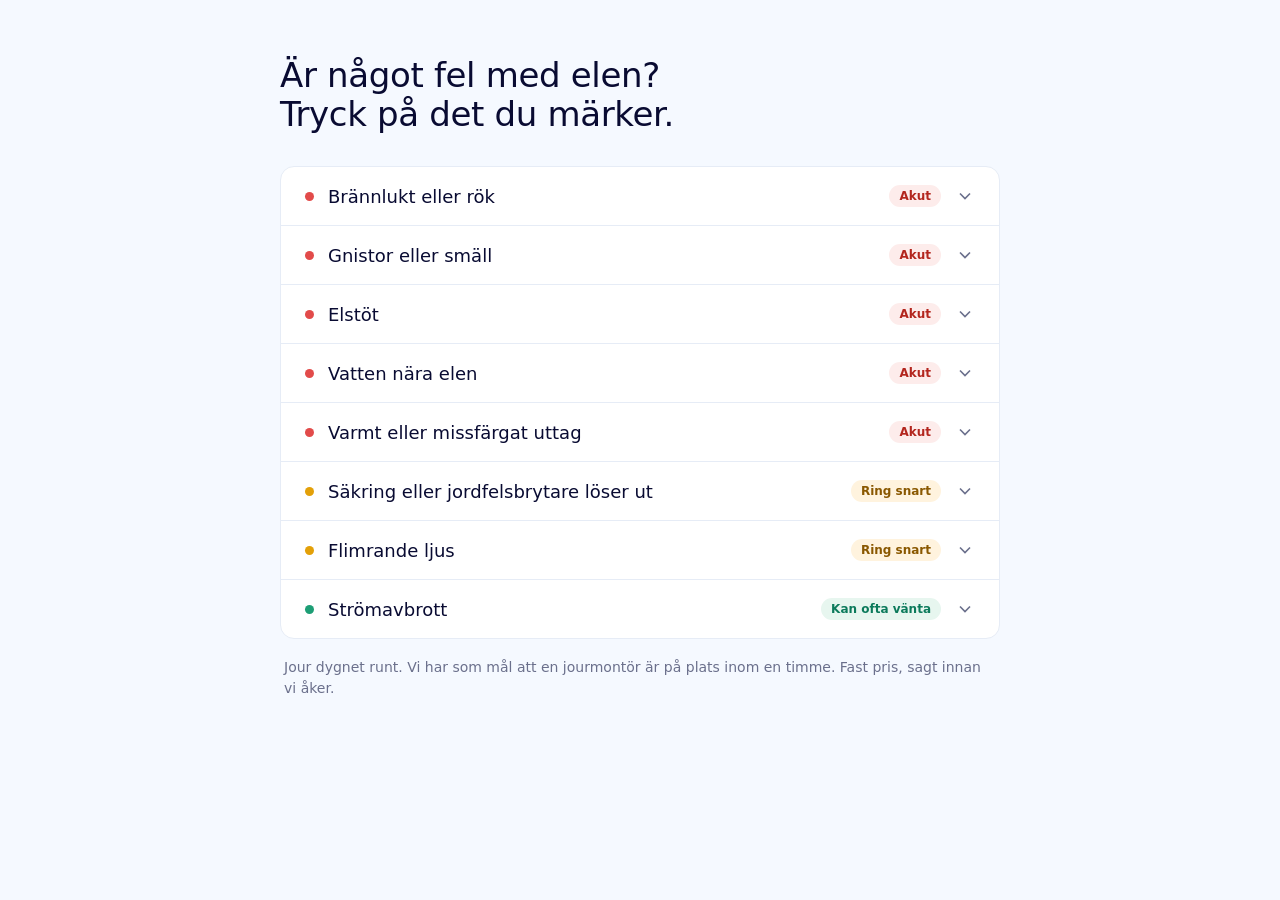
<file: c/index.html>
<!DOCTYPE html>
<html lang="sv">
<head>
<meta charset="UTF-8" />
<meta name="viewport" content="width=device-width, initial-scale=1.0" />
<title>Eljour-block · Variant C — dragspels-lista</title>
<style>
  html { font-size: 62.5%; }
  :root {
    --bg:#f5f9ff; --surface:#ffffff; --ink:#090b32; --ink-body:#3b3f59; --ink-soft:#6b708c;
    --teal:#00a991; --teal-dark:#0a8f7c; --line:#e6ecf6;
    --akut-bg:#fdeceb; --akut-ink:#b3261e;
    --snart-bg:#fff3de; --snart-ink:#8a5800;
    --vanta-bg:#e7f6ef; --vanta-ink:#0c7a5b;
    --r:1.4rem; --r-s:1rem; --m:.28s;
    font-family:"Outfit",system-ui,-apple-system,"Segoe UI",sans-serif;
  }
  *,*::before,*::after{ box-sizing:border-box; }
  body{ margin:0; background:var(--bg); color:var(--ink-body); -webkit-font-smoothing:antialiased; }

  .eb{ padding:clamp(2.4rem,5vw,5.6rem) clamp(1.6rem,4vw,3.2rem); }
  .eb__wrap{ max-width:72rem; margin-inline:auto; }
  .eb__title{
    margin:0 0 clamp(2rem,3vw,3.2rem); color:var(--ink);
    font-size:clamp(2.4rem,3.4vw,3.4rem); font-weight:500; line-height:1.15; letter-spacing:-0.01em;
    text-wrap:balance; max-width:20ch;
  }

  .eb__list{ list-style:none; margin:0; padding:0; background:var(--surface);
    border:1px solid var(--line); border-radius:var(--r); overflow:hidden; }
  .eb__item + .eb__item{ border-top:1px solid var(--line); }

  .eb__row{
    appearance:none; width:100%; cursor:pointer; background:transparent; border:0; text-align:left;
    display:flex; align-items:center; gap:1.4rem; padding:1.8rem clamp(1.8rem,2.5vw,2.4rem);
    font-family:inherit; color:var(--ink); font-size:clamp(1.6rem,1.8vw,1.8rem); font-weight:500;
    transition:background var(--m) ease;
  }
  .eb__row:hover{ background:#fafcff; }
  .eb__row:focus-visible{ outline:2px solid var(--teal); outline-offset:-2px; }
  .eb__dot{ width:.9rem; height:.9rem; border-radius:50%; flex:none; }
  .eb__label{ flex:1; }
  .eb__tag{ font-size:1.2rem; font-weight:600; padding:.4rem 1rem; border-radius:99rem; white-space:nowrap; }
  .eb__chev{ flex:none; width:2rem; height:2rem; color:var(--ink-soft); transition:transform var(--m) ease; }
  .eb__row[aria-expanded="true"] .eb__chev{ transform:rotate(180deg); }

  .t-akut{ background:var(--akut-bg); color:var(--akut-ink); } .d-akut{ background:#e24b4a; }
  .t-snart{ background:var(--snart-bg); color:var(--snart-ink); } .d-snart{ background:#e3a008; }
  .t-vanta{ background:var(--vanta-bg); color:var(--vanta-ink); } .d-vanta{ background:#1d9e75; }

  .eb__panel{ display:grid; grid-template-rows:0fr; transition:grid-template-rows var(--m) ease; }
  .eb__panel-in{ overflow:hidden; }
  .eb__row[aria-expanded="true"] + .eb__panel{ grid-template-rows:1fr; }
  .eb__panel-pad{
    padding:0 clamp(1.8rem,2.5vw,2.4rem) 2.4rem calc(clamp(1.8rem,2.5vw,2.4rem) + 2.3rem);
    display:flex; flex-direction:column; gap:1.2rem;
  }
  .eb__means{ margin:0; font-size:1.6rem; line-height:1.55; color:var(--ink-body); max-width:58ch; }
  .eb__do-label{ display:block; font-size:1.2rem; font-weight:600; color:var(--teal); margin-bottom:.3rem; letter-spacing:.02em; }
  .eb__do{ margin:0; font-size:1.6rem; line-height:1.5; color:var(--ink); font-weight:500; max-width:58ch; }
  .eb__112{
    margin:0; font-size:1.5rem; line-height:1.45; color:var(--akut-ink); font-weight:500;
    background:var(--akut-bg); border-radius:var(--r-s); padding:1.2rem 1.4rem;
  }
  .eb__112 a{ color:var(--akut-ink); }
  .eb__ring{
    display:inline-flex; align-items:center; justify-content:center; gap:.9rem; align-self:flex-start;
    margin-top:.4rem; padding:1.4rem 2.4rem; min-height:5rem; border-radius:99rem;
    background:var(--teal); color:#fff; font-size:1.6rem; font-weight:600; text-decoration:none;
    transition:background var(--m) ease, transform var(--m) ease;
  }
  .eb__ring:hover{ background:var(--teal-dark); transform:translateY(-1px); }
  .eb__ring:focus-visible{ outline:2px solid var(--ink); outline-offset:3px; }
  .eb__ring svg{ width:1.9rem; height:1.9rem; }

  .eb__foot{ margin:1.8rem .4rem 0; font-size:1.4rem; line-height:1.5; color:var(--ink-soft); }

  @media (max-width:480px){
    .eb__row{ gap:1rem; padding:1.6rem; font-size:1.6rem; }
    .eb__tag{ font-size:1.1rem; padding:.35rem .8rem; }
    .eb__panel-pad{ padding:0 1.6rem 2rem 1.6rem; }
    .eb__ring{ align-self:stretch; }
  }
  @media (prefers-reduced-motion:reduce){ .eb__panel,.eb__chev,.eb__ring{ transition:none; } }
</style>
</head>
<body>
  <section class="eb" aria-labelledby="ebTitle">
    <div class="eb__wrap">
      <h2 class="eb__title" id="ebTitle">Är något fel med elen? Tryck på det du märker.</h2>
      <ul class="eb__list" id="ebList"></ul>
      <p class="eb__foot">Jour dygnet runt. Vi har som mål att en jourmontör är på plats inom en timme. Fast pris, sagt innan vi åker.</p>
    </div>
  </section>

  <script>
    var PHONE_DISPLAY="010-265 79 79", PHONE_TEL="+46102657979";
    var PHONE_SVG='<svg viewBox="0 0 24 24" fill="currentColor" aria-hidden="true"><path d="M6.6 10.8a15.5 15.5 0 0 0 6.6 6.6l2.2-2.2c.3-.3.7-.4 1-.2 1.2.4 2.4.6 3.6.6.6 0 1 .4 1 1V20c0 .6-.4 1-1 1A17 17 0 0 1 3 4c0-.6.4-1 1-1h3.4c.6 0 1 .4 1 1 0 1.3.2 2.5.6 3.6.1.4 0 .8-.3 1z"/></svg>';
    var CHEV='<svg class="eb__chev" viewBox="0 0 24 24" fill="none" stroke="currentColor" stroke-width="2" aria-hidden="true"><path d="M6 9l6 6 6-6"/></svg>';
    var SEV={akut:["t-akut","d-akut","Akut"],snart:["t-snart","d-snart","Ring snart"],vanta:["t-vanta","d-vanta","Kan ofta vänta"]};

    var SYMPTOMS=[
      {id:"branlukt",label:"Brännlukt eller rök",sev:"akut",e112:true,
        means:"Nästan alltid en glappkontakt som hettats upp. Plasten kan vara nära sin tändpunkt.",
        action:"Slå av huvudbrytaren. Rör inte centralen mer än så."},
      {id:"gnistor",label:"Gnistor eller smäll",sev:"akut",e112:true,
        means:"Gnistor, ett smäll eller ett sprakande ljud i el är en ljusbåge. Den kan bli tusentals grader på ett ögonblick.",
        action:"Slå av huvudbrytaren direkt."},
      {id:"elstot",label:"Elstöt",sev:"akut",e112:false,
        means:"Att känna ström vid en apparat, ett uttag eller en kran tyder på jordfel.",
        action:"Använd inte det som gav stöt. Slå av gruppen och ring oss."},
      {id:"vatten",label:"Vatten nära elen",sev:"akut",e112:false,
        means:"Vatten vid uttag, central eller ledning är en direkt risk för kortslutning och stöt.",
        action:"Rör inte. Bryt strömmen om du kan göra det säkert, sedan ring oss."},
      {id:"varmt-uttag",label:"Varmt eller missfärgat uttag",sev:"akut",e112:false,
        means:"Värme i ett uttag är kontaktmotstånd, ofta ett glapp som bygger värme bakom väggen.",
        action:"Dra ur, använd inte uttaget, ring oss. Missfärgat eller luktar: slå av gruppen."},
      {id:"sakring",label:"Säkring eller jordfelsbrytare löser ut",sev:"snart",e112:false,
        means:"En enstaka gång är oftast överlast. Gång på gång kan vara en kortslutning eller ett jordfel.",
        action:"Två återställningar är taket. Löser den ut en tredje gång, lämna den av och ring oss."},
      {id:"flimmer",label:"Flimrande ljus",sev:"snart",e112:false,
        means:"Flimrar ljuset när stora apparater drar igång kan det vara ett glapp i nollskenan.",
        action:"Notera vid vilken apparat det händer. Ring oss så tittar vi på det."},
      {id:"stromavbrott",label:"Strömavbrott",sev:"vanta",e112:false,
        means:"Mörkt hos grannarna också? Då är det elnätet, inte ditt fel. Bara hos dig kan en jordfelsbrytare ha löst ut.",
        action:"Kolla grannarna. Prova jordfelsbrytaren en gång. Kvarstår det, ring oss."}
    ];

    function track(ev,d){ window.dataLayer=window.dataLayer||[]; window.dataLayer.push(Object.assign({event:"ampy_ej_"+ev},d||{})); }

    var list=document.getElementById("ebList");
    SYMPTOMS.forEach(function(s){
      var sev=SEV[s.sev];
      var li=document.createElement("li"); li.className="eb__item";
      var e112=s.e112?'<p class="eb__112">Ser du lågor eller rök? Ring <a href="tel:112">112</a> först, sedan oss.</p>':"";
      li.innerHTML=
        '<button class="eb__row" id="row-'+s.id+'" aria-expanded="false" aria-controls="pan-'+s.id+'">'+
          '<span class="eb__dot '+sev[1]+'"></span>'+
          '<span class="eb__label">'+s.label+'</span>'+
          '<span class="eb__tag '+sev[0]+'">'+sev[2]+'</span>'+CHEV+
        '</button>'+
        '<div class="eb__panel"><div class="eb__panel-in" id="pan-'+s.id+'" role="region" aria-labelledby="row-'+s.id+'"><div class="eb__panel-pad">'+
          '<p class="eb__means">'+s.means+'</p>'+
          '<p class="eb__do"><span class="eb__do-label">Gör så här nu</span>'+s.action+'</p>'+
          e112+
          '<a class="eb__ring" href="tel:'+PHONE_TEL+'" data-call="'+s.id+'">'+PHONE_SVG+'Ring '+PHONE_DISPLAY+'</a>'+
        '</div></div></div>';
      list.appendChild(li);
    });

    list.addEventListener("click",function(e){
      var call=e.target.closest("[data-call]"); if(call){ track("cta_call_click",{symptom:call.getAttribute("data-call")}); return; }
      if(e.target.closest('a[href="tel:112"]')){ track("cta_112_click",{}); return; }
      var row=e.target.closest(".eb__row"); if(!row) return;
      var open=row.getAttribute("aria-expanded")==="true";
      Array.prototype.forEach.call(list.querySelectorAll(".eb__row"),function(r){ r.setAttribute("aria-expanded","false"); });
      if(!open){ row.setAttribute("aria-expanded","true"); track("symptom_select",{symptom:row.id.replace("row-","")}); }
    });
    track("view",{});
  </script>
</body>
</html>
</file>
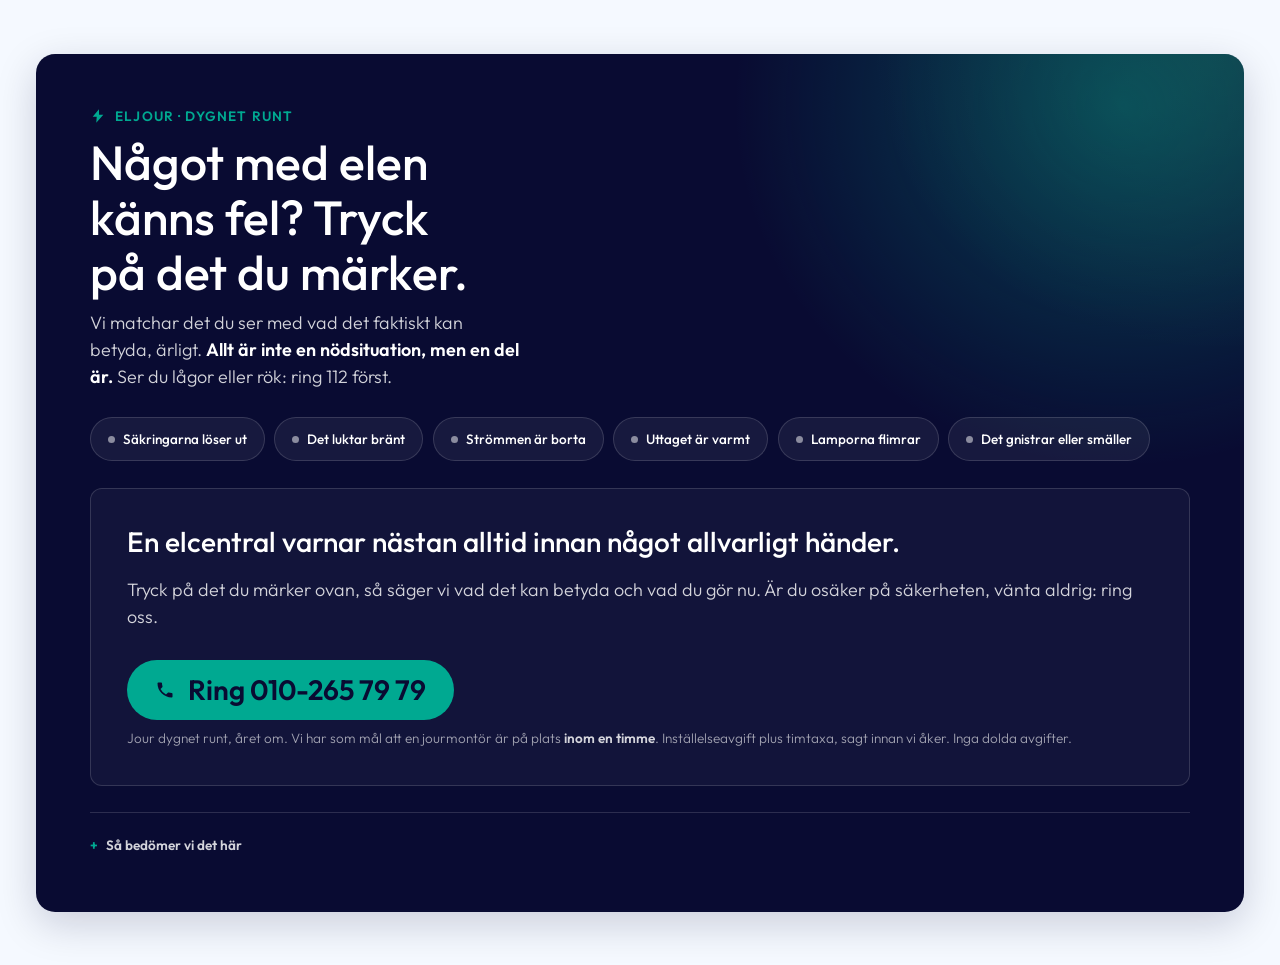
<file: archive/v1/index.html>
<!DOCTYPE html>
<html lang="sv">
<head>
<meta charset="UTF-8" />
<!-- Ampy web fonts (Outfit + Plus Jakarta Sans + JetBrains Mono) -->
<link rel="preconnect" href="https://fonts.googleapis.com">
<link rel="preconnect" href="https://fonts.gstatic.com" crossorigin>
<link href="https://fonts.googleapis.com/css2?family=Outfit:wght@100..900&family=Plus+Jakarta+Sans:ital,wght@0,200..800;1,200..800&family=JetBrains+Mono:ital,wght@0,100..800;1,100..800&display=swap" rel="stylesheet">
<meta name="viewport" content="width=device-width, initial-scale=1.0" />
<title>Eljour — "Något känns fel med elen?" symptom-block (Ampy)</title>
<style>
  /* ===========================================================
     Ampy production tokens (1rem = 10px) — real ap* values.
     Standalone prototype: production already defines these globally
     (Bricks theme). Mirrored here so the preview is faithful.
     Source values: foretagsdata §9.2/§9.4/§9.5; visste-du-att build.
     =========================================================== */
  html { font-size: 62.5%; }

  :root {
    /* brand triad + roles */
    --apteal-core:      #00a991;
    --apmidnight-blue:  #090b32;
    --apemerald-flow:   #39c281;
    --apneon-mint:      #55ff9a;
    --apsky-mist:       #f5f9ff;
    --appure-white:     #ffffff;
    --apdarkest-black:  #1e1e1e;
    --apcrystal-blue:   #b6f2ff;
    --apseafoam-mint:   #5cc5b6;

    /* fluid type scale (real clamps) */
    --aptext-xs:   clamp(1rem, 0.21vw + 0.93rem, 1.2rem);
    --aptext-s:    clamp(1.2rem, 0.20vw + 1.10rem, 1.4rem);
    --aptext-m:    clamp(1.7rem, 0.10vw + 1.67rem, 1.8rem);
    --aptext-l:    clamp(1.8rem, 1.04vw + 1.47rem, 2.8rem);
    --aptext-xl:   clamp(2rem, 1.67vw + 1.47rem, 3.6rem);
    --aptext-2xl:  clamp(2.2rem, 2.71vw + 1.33rem, 4.8rem);

    /* fluid space scale (real min->max) */
    --apspace-3xs: clamp(0.66rem, 0.05vw + 0.6rem, 0.7rem);
    --apspace-2xs: clamp(0.82rem, 0.2vw + 0.7rem, 0.99rem);
    --apspace-xs:  clamp(1.02rem, 0.4vw + 0.85rem, 1.4rem);
    --apspace-s:   clamp(1.28rem, 0.7vw + 1rem, 1.98rem);
    --apspace-m:   clamp(1.6rem, 1.2vw + 1.1rem, 2.8rem);
    --apspace-l:   clamp(2rem, 1.8vw + 1.3rem, 3.96rem);
    --apspace-xl:  clamp(2.5rem, 3.1vw + 1.4rem, 5.6rem);
    --apspace-2xl: clamp(3.13rem, 4.8vw + 1.4rem, 7.92rem);

    /* radius / shadow / motion */
    --apradius-s:    clamp(0.6rem, 0.2vw + 0.5rem, 0.8rem);
    --apradius-m:    clamp(1rem, 0.3vw + 0.85rem, 1.2rem);
    --apradius-l:    clamp(1.6rem, 0.4vw + 1.4rem, 2rem);
    --apradius-full: 999rem;
    --card-shadow:   0 1.2rem 4rem rgba(9, 11, 50, 0.18);
    --motion-normal: 0.28s;

    --apmax-screen-width: 128rem;

    font-family: "Outfit", system-ui, -apple-system, "Segoe UI", sans-serif;
  }

  *, *::before, *::after { box-sizing: border-box; }
  body {
    margin: 0;
    background: var(--apsky-mist);
    color: var(--apdarkest-black);
    -webkit-font-smoothing: antialiased;
  }

  /* ===========================================================
     ampy-eljour — symptom-chip -> risk-reveal block
     Serious/akut register: midnight surface, teal action.
     Severity colours are SCOPED to this device (never global
     --state-* tokens) per foretagsdata §11.2 (the LED amber rule).
     =========================================================== */
  .ampy-eljour {
    background: var(--apsky-mist);
    padding: var(--apspace-xl) var(--apspace-l);
  }

  .ampy-eljour__card {
    /* scoped severity palette — lives only inside this device */
    --ej-sev-akut:  #ff6f61;  /* warm coral — genuinely acute only */
    --ej-sev-snart: #ffc24b;  /* amber — call today */
    --ej-sev-vanta: var(--apemerald-flow); /* calm — can usually wait */
    --ej-hairline:  rgba(255, 255, 255, 0.14);
    --ej-ink-soft:  rgba(255, 255, 255, 0.82);
    --ej-ink-faint: rgba(255, 255, 255, 0.60);

    position: relative;
    overflow: hidden;
    max-width: var(--apmax-screen-width);
    margin-inline: auto;
    background: var(--apmidnight-blue);
    color: var(--appure-white);
    border-radius: var(--apradius-l);
    box-shadow: var(--card-shadow);
    padding: var(--apspace-xl);

    /* enter-view fade (runOnce, <=300ms) */
    opacity: 0;
    transform: translateY(1.4rem);
    transition: opacity var(--motion-normal) ease, transform var(--motion-normal) ease;
  }
  .ampy-eljour__card.is-visible { opacity: 1; transform: none; }

  /* brand-glow — surface treatment behind the header, NOT a second device */
  .ampy-eljour__card::before {
    content: "";
    position: absolute;
    inset: 0;
    pointer-events: none;
    background:
      radial-gradient(46% 60% at 90% 6%, rgba(0, 169, 145, 0.34), transparent 70%),
      radial-gradient(40% 48% at 98% 0%, rgba(85, 255, 154, 0.14), transparent 72%);
  }
  .ampy-eljour__head,
  .ampy-eljour__chips,
  .ampy-eljour__reveal,
  .ampy-eljour__foot { position: relative; z-index: 1; }

  /* ---- header / the hook ---- */
  .ampy-eljour__head { display: flex; flex-direction: column; gap: var(--apspace-2xs); max-width: 62ch; }

  .ampy-eljour__eyebrow {
    display: inline-flex; align-items: center; gap: var(--apspace-2xs);
    margin: 0;
    font-size: var(--aptext-s);
    font-weight: 600;
    letter-spacing: 0.08em;
    text-transform: uppercase;
    color: var(--apteal-core);
  }
  .ampy-eljour__eyebrow svg { flex: none; width: 1.6rem; height: 1.6rem; }

  .ampy-eljour__title {
    margin: 0;
    font-size: var(--aptext-2xl);
    font-weight: 500;
    line-height: 1.15;
    color: var(--appure-white);
    text-wrap: balance;
  }

  .ampy-eljour__sub {
    margin: 0;
    font-size: var(--aptext-m);
    font-weight: 300;
    line-height: 1.5;
    color: var(--ej-ink-soft);
  }
  .ampy-eljour__sub b { font-weight: 600; color: var(--appure-white); }

  /* ---- chip row (toggle directly — no wizard) ---- */
  .ampy-eljour__chips {
    display: flex;
    flex-wrap: wrap;
    gap: var(--apspace-2xs);
    margin-top: var(--apspace-m);
  }
  .ampy-eljour__chip {
    appearance: none;
    cursor: pointer;
    font-family: inherit;
    font-size: var(--aptext-s);
    font-weight: 500;
    line-height: 1.2;
    color: var(--appure-white);
    background: rgba(255, 255, 255, 0.06);
    border: 1px solid var(--ej-hairline);
    border-radius: var(--apradius-full);
    padding: 1.1rem 1.7rem;
    min-height: 4.4rem; /* touch target */
    display: inline-flex; align-items: center; gap: 0.8rem;
    transition: background var(--motion-normal) ease, border-color var(--motion-normal) ease,
                color var(--motion-normal) ease, transform var(--motion-normal) ease;
  }
  .ampy-eljour__chip::before {
    content: ""; width: 0.7rem; height: 0.7rem; border-radius: 50%;
    background: currentColor; opacity: 0.5; flex: none;
  }
  .ampy-eljour__chip:hover { background: rgba(255, 255, 255, 0.12); border-color: rgba(255,255,255,0.28); }
  .ampy-eljour__chip:focus-visible { outline: 2px solid var(--apneon-mint); outline-offset: 2px; }
  .ampy-eljour__chip[aria-pressed="true"] {
    background: var(--apteal-core);
    border-color: var(--apteal-core);
    color: var(--apmidnight-blue);
    font-weight: 600;
  }
  .ampy-eljour__chip[aria-pressed="true"]::before { opacity: 1; background: var(--apmidnight-blue); }

  /* ---- the risk reveal ---- */
  .ampy-eljour__reveal {
    margin-top: var(--apspace-m);
    background: rgba(255, 255, 255, 0.04);
    border: 1px solid var(--ej-hairline);
    border-radius: var(--apradius-m);
    padding: var(--apspace-l);
    min-height: 22rem; /* reserve space — no page jump on toggle */
    transition: background var(--motion-normal) ease, border-color var(--motion-normal) ease;
  }
  /* Severity is read environmentally: a soft tint washes the whole panel in the
     calibrated hue (akut/snart/vänta), reinforcing the labelled pill — NOT a lone
     accent stripe. The colour carries meaning (the candour calibration), not decoration. */
  .ampy-eljour__reveal[data-severity="akut"] {
    background: linear-gradient(180deg, rgba(255, 111, 97, 0.11), rgba(255, 111, 97, 0.03));
    border-color: rgba(255, 111, 97, 0.30);
  }
  .ampy-eljour__reveal[data-severity="snart"] {
    background: linear-gradient(180deg, rgba(255, 194, 75, 0.10), rgba(255, 194, 75, 0.03));
    border-color: rgba(255, 194, 75, 0.28);
  }
  .ampy-eljour__reveal[data-severity="vanta"] {
    background: linear-gradient(180deg, rgba(57, 194, 129, 0.10), rgba(57, 194, 129, 0.03));
    border-color: rgba(57, 194, 129, 0.26);
  }

  .ampy-eljour__slide { display: flex; flex-direction: column; gap: var(--apspace-s); }
  .ampy-eljour__slide.is-swapping { opacity: 0; transform: translateY(0.6rem); }
  .ampy-eljour__slide {
    opacity: 1; transform: none;
    transition: opacity var(--motion-normal) ease, transform var(--motion-normal) ease;
  }

  .ampy-eljour__sevrow { display: flex; align-items: center; gap: var(--apspace-s); flex-wrap: wrap; }
  .ampy-eljour__sev {
    display: inline-flex; align-items: center; gap: 0.7rem;
    font-size: var(--aptext-xs);
    font-weight: 700;
    letter-spacing: 0.06em;
    text-transform: uppercase;
    padding: 0.6rem 1.1rem;
    border-radius: var(--apradius-full);
  }
  .ampy-eljour__sev::before { content: ""; width: 0.8rem; height: 0.8rem; border-radius: 50%; background: currentColor; }
  .ampy-eljour__reveal[data-severity="akut"]  .ampy-eljour__sev { color: var(--ej-sev-akut);  background: rgba(255, 111, 97, 0.14); }
  .ampy-eljour__reveal[data-severity="snart"] .ampy-eljour__sev { color: var(--ej-sev-snart); background: rgba(255, 194, 75, 0.14); }
  .ampy-eljour__reveal[data-severity="vanta"] .ampy-eljour__sev { color: var(--ej-sev-vanta); background: rgba(57, 194, 129, 0.16); }

  .ampy-eljour__seen { margin: 0; font-size: var(--aptext-l); font-weight: 500; line-height: 1.2; color: var(--appure-white); }

  .ampy-eljour__block { display: flex; flex-direction: column; gap: 0.4rem; }
  .ampy-eljour__label {
    margin: 0; font-size: var(--aptext-xs); font-weight: 700; letter-spacing: 0.06em;
    text-transform: uppercase; color: var(--apteal-core);
  }
  .ampy-eljour__body { margin: 0; font-size: var(--aptext-m); font-weight: 300; line-height: 1.5; color: var(--ej-ink-soft); }
  .ampy-eljour__body b { font-weight: 600; color: var(--appure-white); }

  .ampy-eljour__action {
    display: flex; gap: var(--apspace-xs); align-items: flex-start;
    background: rgba(255, 255, 255, 0.05);
    border-radius: var(--apradius-s);
    padding: var(--apspace-s);
  }
  .ampy-eljour__action svg { flex: none; width: 2rem; height: 2rem; color: var(--apteal-core); margin-top: 0.2rem; }
  .ampy-eljour__action .ampy-eljour__body { color: var(--appure-white); }

  /* the 112-first line — only on genuinely acute symptoms */
  .ampy-eljour__emerg {
    display: none;
    align-items: center; gap: var(--apspace-xs);
    font-size: var(--aptext-m); font-weight: 500; line-height: 1.4;
    color: var(--appure-white);
    background: rgba(255, 111, 97, 0.12);
    border: 1px solid rgba(255, 111, 97, 0.45);
    border-radius: var(--apradius-s);
    padding: var(--apspace-s);
  }
  .ampy-eljour__reveal[data-emergency="true"] .ampy-eljour__emerg { display: flex; }
  .ampy-eljour__emerg b { color: var(--ej-sev-akut); }
  .ampy-eljour__emerg a { color: var(--appure-white); text-decoration: underline; text-underline-offset: 2px; }

  /* ---- CTA: the conversion is the call ---- */
  .ampy-eljour__cta { display: flex; flex-direction: column; gap: var(--apspace-2xs); margin-top: var(--apspace-2xs); }
  .ampy-eljour__call {
    display: inline-flex; align-items: center; justify-content: center; gap: var(--apspace-xs);
    align-self: flex-start;
    font-family: inherit; font-size: var(--aptext-l); font-weight: 600; line-height: 1;
    color: var(--apmidnight-blue);
    background: var(--apteal-core);
    border: none; border-radius: var(--apradius-full);
    padding: 1.6rem 2.8rem; min-height: 5.4rem;
    text-decoration: none; cursor: pointer;
    transition: transform var(--motion-normal) ease, background var(--motion-normal) ease, box-shadow var(--motion-normal) ease;
  }
  .ampy-eljour__call svg { width: 2rem; height: 2rem; }
  .ampy-eljour__call:hover { background: var(--apemerald-flow); transform: translateY(-1px); box-shadow: 0 0.8rem 2rem rgba(0,169,145,0.3); }
  .ampy-eljour__call:focus-visible { outline: 2px solid var(--apneon-mint); outline-offset: 3px; }
  @media (max-width: 480px) { .ampy-eljour__call { align-self: stretch; } }

  .ampy-eljour__trust { margin: 0; font-size: var(--aptext-s); font-weight: 300; line-height: 1.45; color: var(--ej-ink-faint); }
  .ampy-eljour__trust b { font-weight: 600; color: var(--ej-ink-soft); }

  /* ---- footer: methodology / honesty ---- */
  .ampy-eljour__foot { margin-top: var(--apspace-m); padding-top: var(--apspace-s); border-top: 1px solid var(--ej-hairline); }
  .ampy-eljour__details { font-size: var(--aptext-s); color: var(--ej-ink-faint); }
  .ampy-eljour__details summary {
    cursor: pointer; font-weight: 600; color: var(--ej-ink-soft); list-style: none;
    display: inline-flex; align-items: center; gap: 0.8rem; padding: 0.4rem 0;
  }
  .ampy-eljour__details summary::-webkit-details-marker { display: none; }
  .ampy-eljour__details summary::before { content: "+"; color: var(--apteal-core); font-weight: 700; }
  .ampy-eljour__details[open] summary::before { content: "–"; }
  .ampy-eljour__details p { margin: var(--apspace-2xs) 0 0; line-height: 1.55; max-width: 70ch; }

  /* ===========================================================
     Responsive — real breakpoints 992 / 768 / 480
     =========================================================== */
  @media (max-width: 768px) {
    .ampy-eljour { padding: var(--apspace-l) var(--apspace-s); }
    .ampy-eljour__card { padding: var(--apspace-l); }
    .ampy-eljour__reveal { padding: var(--apspace-m); min-height: 0; }
    .ampy-eljour__card::before {
      background: radial-gradient(80% 30% at 50% 0%, rgba(0,169,145,0.30), transparent 72%);
    }
  }
  @media (max-width: 480px) {
    .ampy-eljour { padding: var(--apspace-m) var(--apspace-xs); }
    .ampy-eljour__chip { width: 100%; justify-content: flex-start; }
  }

  @media (prefers-reduced-motion: reduce) {
    .ampy-eljour__card,
    .ampy-eljour__slide,
    .ampy-eljour__chip,
    .ampy-eljour__call { transition: none; opacity: 1; transform: none; }
  }
</style>
</head>
<body>

  <!-- ============================================================
       The block. In production the symptom data + strings are
       editor-driven (ACF/Bricks); here they live in the inline
       SYMPTOMS array so the prototype is self-contained and the
       layout reads true. Every fact carries its src in the precedent
       doc: research/builds/eljour-symptom-block-v1.md
       ============================================================ -->
  <section class="ampy-eljour" aria-labelledby="ejTitle">
    <div class="ampy-eljour__card" id="ejCard">

      <header class="ampy-eljour__head">
        <p class="ampy-eljour__eyebrow">
          <svg viewBox="0 0 24 24" fill="currentColor" aria-hidden="true"><path d="M13.5 2 4 13.2h6.1L9.4 22 20 10.2h-6.4z"/></svg>
          Eljour · dygnet runt
        </p>
        <h2 class="ampy-eljour__title" id="ejTitle">Något med elen känns fel? Tryck på det du märker.</h2>
        <p class="ampy-eljour__sub">
          Vi matchar det du ser med vad det faktiskt kan betyda, ärligt.
          <b>Allt är inte en nödsituation, men en del är.</b> Ser du lågor eller rök: ring 112 först.
        </p>
      </header>

      <!-- toggle directly between symptoms — no wizard -->
      <div class="ampy-eljour__chips" role="group" aria-label="Vanliga tecken på elfel" id="ejChips"></div>

      <!-- the risk reveal; aria-live so the swap is announced -->
      <div class="ampy-eljour__reveal" id="ejReveal" data-severity="" data-emergency="false" aria-live="polite">
        <div class="ampy-eljour__slide" id="ejSlide"></div>
      </div>

      <div class="ampy-eljour__foot">
        <details class="ampy-eljour__details">
          <summary>Så bedömer vi det här</summary>
          <p>
            Det här är vägledning, inte en besiktning på plats. Vi listar det vanligaste, din situation
            kan vara en annan. Vi kalibrerar allvaret ärligt: allt är inte akut. Tecknen bygger på våra egna
            utryckningar och Elsäkerhetsverket, som registrerade 45 bostadsbränder med elcentralen som
            startobjekt under 2023. Vid lågor eller rök: ring 112 före oss. Det är aldrig fel.
          </p>
        </details>
      </div>

    </div>
  </section>

  <script>
    // ---- DATA layer (pure): the six symptoms -> honest, calibrated risk ----
    // severity: 'akut' (genuinely acute) | 'snart' (call today) | 'vanta' (often can wait)
    // emergency112: true only where flames/smoke are a live possibility.
    var SYMPTOMS = [
      {
        id: "sakring",
        chip: "Säkringarna löser ut",
        severity: "snart", sevLabel: "Ring oss idag",
        seen: "En säkring eller jordfelsbrytare som löser ut",
        means: "Löser den ut en enstaka gång är det oftast överbelastning, för mycket på samma grupp. Men löser den ut direkt, eller gång på gång, kan det vara en kortslutning eller ett jordfel i en fast installation.",
        danger: "Att tvinga tillbaka en säkring som löser om och om igen kan dölja ett fel som värmer en kabel du inte ser.",
        action: "Två återställningar är taket. Löser den ut en tredje gång, lämna den avslagen och ring oss.",
        emergency112: false
      },
      {
        id: "branlukt",
        chip: "Det luktar bränt",
        severity: "akut", sevLabel: "Akut: agera nu",
        seen: "Brännlukt eller lukt av smält plast",
        means: "Lukt av het eller smält plast vid elcentral eller uttag betyder nästan alltid en glappkontakt som hettats upp. Plasten kan redan vara på väg mot sin tändpunkt.",
        danger: "Det här är ett av få tecken som alltid bör kontrolleras av en elektriker, oavsett vad annat verkar normalt.",
        action: "Slå av huvudbrytaren. Rör inte centralen mer än så.",
        emergency112: true
      },
      {
        id: "stromlost",
        chip: "Strömmen är borta",
        severity: "vanta", sevLabel: "Kolla först: ofta ofarligt",
        seen: "Strömmen är helt borta",
        means: "Är det mörkt hos grannarna också är det elnätet. Då är felet inte ditt, och inte farligt. Är det bara hos dig kan en huvudsäkring eller jordfelsbrytare ha löst ut, eller så är det ett fel i din egen anläggning.",
        danger: "Går strömmen samtidigt som det luktar bränt eller låter konstigt är det inte ett vanligt avbrott. Då behandlar du det som akut.",
        action: "Kolla om grannarna har ström. Prova att återställa jordfelsbrytaren en gång. Löser det sig inte, ring oss.",
        emergency112: false
      },
      {
        id: "varmt-uttag",
        chip: "Uttaget är varmt",
        severity: "snart", sevLabel: "Ring oss idag",
        seen: "Ett uttag som känns varmt",
        means: "Ett uttag ska aldrig vara varmt när inget drar mycket ström. Värme betyder oftast en glappkontakt eller en överbelastad punkt. Kontaktmotstånd som bygger värme bakom väggen.",
        danger: "Ytorna i en elcentral bör aldrig passera 78 grader. Ett varmt uttag är samma sak en bit ut i väggen. Det kan vara på väg mot samma punkt.",
        action: "Dra ur det som sitter i och använd inte uttaget. Är det missfärgat eller luktar, slå av gruppen direkt och ring oss.",
        emergency112: false
      },
      {
        id: "flimmer",
        chip: "Lamporna flimrar",
        severity: "snart", sevLabel: "Ring oss idag",
        seen: "Ljus som flimrar eller dippar",
        means: "Flimrar ljuset när spisen, tvättmaskinen eller värmepumpen drar igång kan det vara en lös huvudanslutning eller ett glapp i nollskenan.",
        danger: "40 procent av alla surrande centraler vi rycker ut på har glapp i noll- eller fasskena. Ett nollfel kan skicka överspänning rakt in i din elektronik.",
        action: "Notera vid vilken apparat det flimrar. Det hjälper oss hitta felet snabbt. Ring oss så tittar vi på det.",
        emergency112: false
      },
      {
        id: "gnistor",
        chip: "Det gnistrar eller smäller",
        severity: "akut", sevLabel: "Akut: agera nu",
        seen: "Gnistor, ett smäll eller ett sprakande ljud",
        means: "Gnistor, ett smäll eller ett sprakande ljud i el är en ljusbåge. Den kan bli tusentals grader het på ett ögonblick och smälta metall och plast.",
        danger: "En ljusbåge kan starta en brand. Det här väntar man inte ut.",
        action: "Slå av huvudbrytaren direkt.",
        emergency112: true
      }
    ];

    var PHONE_DISPLAY = "010-265 79 79";
    var PHONE_TEL = "+46102657979";

    (function () {
      var card    = document.getElementById('ejCard');
      var chipsEl = document.getElementById('ejChips');
      var reveal  = document.getElementById('ejReveal');
      var slide   = document.getElementById('ejSlide');
      var reduce  = window.matchMedia('(prefers-reduced-motion: reduce)').matches;
      var current = null;
      var swapTimer = null;

      // ---- enter-view fade (runOnce) ----
      if (reduce || !('IntersectionObserver' in window)) {
        card.classList.add('is-visible');
      } else {
        var io = new IntersectionObserver(function (entries) {
          entries.forEach(function (e) { if (e.isIntersecting) { card.classList.add('is-visible'); io.disconnect(); } });
        }, { threshold: 0.2 });
        io.observe(card);
      }

      // ---- tiny analytics shim (consent-gated in production) ----
      function track(event, detail) {
        window.dataLayer = window.dataLayer || [];
        window.dataLayer.push(Object.assign({ event: 'ampy_ej_' + event }, detail || {}));
      }

      // ---- render the chip row ----
      SYMPTOMS.forEach(function (s, i) {
        var b = document.createElement('button');
        b.type = 'button';
        b.className = 'ampy-eljour__chip';
        b.id = 'ejChip-' + s.id;
        b.setAttribute('aria-pressed', 'false');
        b.setAttribute('aria-controls', 'ejReveal');
        b.textContent = s.chip;
        b.addEventListener('click', function () { select(s.id); });
        b.addEventListener('keydown', function (e) { arrow(e, i); });
        chipsEl.appendChild(b);
      });

      // ---- empty state (warm, grounded — relief not warning) ----
      function renderEmpty() {
        reveal.setAttribute('data-severity', '');
        reveal.setAttribute('data-emergency', 'false');
        slide.innerHTML =
          '<p class="ampy-eljour__seen">En elcentral varnar nästan alltid innan något allvarligt händer.</p>' +
          '<p class="ampy-eljour__body">Tryck på det du märker ovan, så säger vi vad det kan betyda och ' +
          'vad du gör nu. Är du osäker på säkerheten, vänta aldrig: ring oss.</p>' +
          callBlock(false);
      }

      function callBlock(isEmergency) {
        var emerg = isEmergency
          ? '<p class="ampy-eljour__emerg"><span><b>Ser du lågor eller rök?</b> Ring <a href="tel:112">112</a> först. Sedan oss.</span></p>'
          : '';
        return emerg +
          '<div class="ampy-eljour__cta">' +
            '<a class="ampy-eljour__call" href="tel:' + PHONE_TEL + '" data-ej-call>' +
              '<svg viewBox="0 0 24 24" fill="currentColor" aria-hidden="true"><path d="M6.6 10.8a15.5 15.5 0 0 0 6.6 6.6l2.2-2.2c.3-.3.7-.4 1-.2 1.2.4 2.4.6 3.6.6.6 0 1 .4 1 1V20c0 .6-.4 1-1 1A17 17 0 0 1 3 4c0-.6.4-1 1-1h3.4c.6 0 1 .4 1 1 0 1.3.2 2.5.6 3.6.1.4 0 .8-.3 1z"/></svg>' +
              'Ring ' + PHONE_DISPLAY +
            '</a>' +
            '<p class="ampy-eljour__trust">Jour dygnet runt, året om. Vi har som mål att en jourmontör är ' +
            'på plats <b>inom en timme</b>. Inställelseavgift plus timtaxa, sagt innan vi åker. Inga dolda avgifter.</p>' +
          '</div>';
      }

      // ---- render one symptom's risk slide ----
      function renderSlide(s) {
        reveal.setAttribute('data-severity', s.severity);
        reveal.setAttribute('data-emergency', s.emergency112 ? 'true' : 'false');
        slide.innerHTML =
          '<div class="ampy-eljour__sevrow">' +
            '<span class="ampy-eljour__sev">' + s.sevLabel + '</span>' +
            '<p class="ampy-eljour__seen">' + s.seen + '</p>' +
          '</div>' +
          '<div class="ampy-eljour__block">' +
            '<p class="ampy-eljour__label">Vad det kan betyda</p>' +
            '<p class="ampy-eljour__body">' + s.means + '</p>' +
          '</div>' +
          '<div class="ampy-eljour__block">' +
            '<p class="ampy-eljour__label">Faran du kanske inte tänkt på</p>' +
            '<p class="ampy-eljour__body">' + s.danger + '</p>' +
          '</div>' +
          '<div class="ampy-eljour__action">' +
            '<svg viewBox="0 0 24 24" fill="currentColor" aria-hidden="true"><path d="M12 2 2 22h20L12 2zm0 6 6.5 12h-13L12 8zm-1 4v4h2v-4h-2zm0 6v2h2v-2h-2z"/></svg>' +
            '<div><p class="ampy-eljour__label" style="color:var(--appure-white)">Gör så här nu</p>' +
            '<p class="ampy-eljour__body">' + s.action + '</p></div>' +
          '</div>' +
          callBlock(s.emergency112);
      }

      // ---- selection (toggle directly, single-select, no wizard) ----
      function select(id) {
        var s = SYMPTOMS.filter(function (x) { return x.id === id; })[0];
        if (!s) return;
        Array.prototype.forEach.call(chipsEl.children, function (c) {
          c.setAttribute('aria-pressed', c.id === 'ejChip-' + id ? 'true' : 'false');
        });
        current = id;
        swap(function () { renderSlide(s); });
        track('symptom_select', { symptom: id, severity: s.severity });
      }

      // ---- swap with a short fade, reduced-motion aware ----
      // cancel any pending swap so only the latest selection paints (no stale-state flash)
      function swap(paint) {
        if (reduce) { paint(); return; }
        if (swapTimer) window.clearTimeout(swapTimer);
        slide.classList.add('is-swapping');
        swapTimer = window.setTimeout(function () {
          paint(); slide.classList.remove('is-swapping'); swapTimer = null;
        }, 140);
      }

      // ---- keyboard arrow nav across chips ----
      function arrow(e, i) {
        var k = e.key, n = SYMPTOMS.length, j = null;
        if (k === 'ArrowRight' || k === 'ArrowDown') j = (i + 1) % n;
        else if (k === 'ArrowLeft' || k === 'ArrowUp') j = (i - 1 + n) % n;
        if (j === null) return;
        e.preventDefault();
        chipsEl.children[j].focus();
      }

      // delegate call-click tracking
      reveal.addEventListener('click', function (e) {
        if (e.target.closest('[data-ej-call]')) track('cta_call_click', { symptom: current });
        if (e.target.closest('a[href="tel:112"]')) track('cta_112_click', { symptom: current });
      });

      renderEmpty();
      track('view', {});
    })();
  </script>

</body>
</html>
</file>
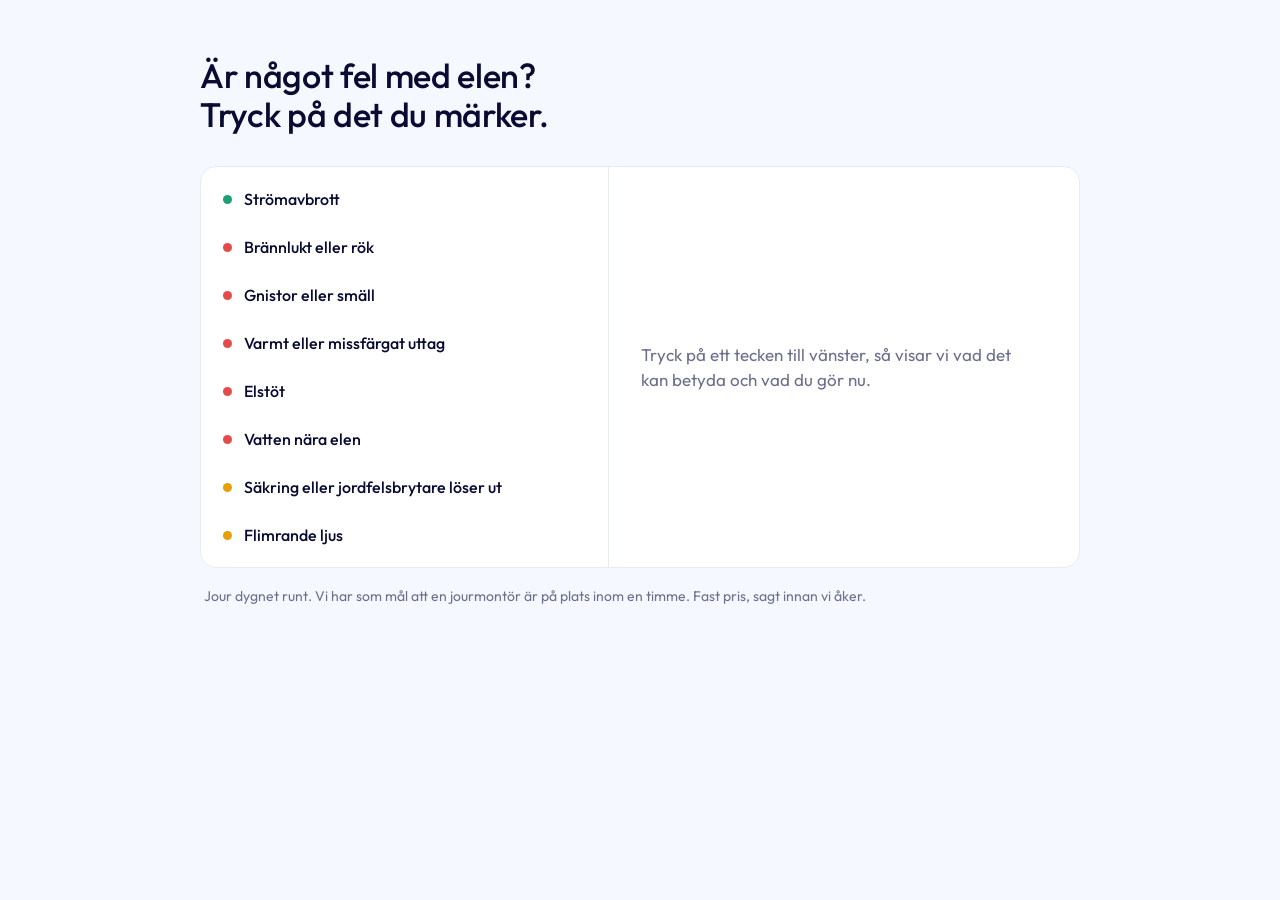
<file: archive/wireframes/a/index.html>
<!DOCTYPE html>
<html lang="sv">
<head>
<meta charset="UTF-8" />
<!-- Ampy web fonts (Outfit + Plus Jakarta Sans + JetBrains Mono) -->
<link rel="preconnect" href="https://fonts.googleapis.com">
<link rel="preconnect" href="https://fonts.gstatic.com" crossorigin>
<link href="https://fonts.googleapis.com/css2?family=Outfit:wght@100..900&family=Plus+Jakarta+Sans:ital,wght@0,200..800;1,200..800&family=JetBrains+Mono:ital,wght@0,100..800;1,100..800&display=swap" rel="stylesheet">
<meta name="viewport" content="width=device-width, initial-scale=1.0" />
<title>Eljour-block · Variant A — lista + lugnt svar</title>
<style>
  html { font-size: 62.5%; }
  :root {
    --bg:#f5f9ff; --surface:#ffffff; --ink:#090b32; --ink-body:#3b3f59; --ink-soft:#6b708c;
    --teal:#00a991; --teal-dark:#0a8f7c; --line:#e6ecf6;
    --akut-bg:#fdeceb; --akut-ink:#b3261e;
    --snart-bg:#fff3de; --snart-ink:#8a5800;
    --vanta-bg:#e7f6ef; --vanta-ink:#0c7a5b;
    --r:1.6rem; --r-s:1rem; --m:.28s;
    font-family:"Outfit",system-ui,-apple-system,"Segoe UI",sans-serif;
  }
  *,*::before,*::after{ box-sizing:border-box; }
  body{ margin:0; background:var(--bg); color:var(--ink-body); -webkit-font-smoothing:antialiased; }

  .eb{ padding:clamp(2.4rem,5vw,5.6rem) clamp(1.6rem,4vw,3.2rem); }
  .eb__wrap{ max-width:88rem; margin-inline:auto; }
  .eb__title{
    margin:0 0 clamp(2rem,3vw,3.2rem); color:var(--ink);
    font-size:clamp(2.4rem,3.4vw,3.4rem); font-weight:500; line-height:1.15; letter-spacing:-0.01em;
    text-wrap:balance; max-width:22ch;
  }

  .eb__panes{
    display:grid; grid-template-columns:minmax(0,1fr) minmax(0,1.15fr); gap:0;
    background:var(--surface); border:1px solid var(--line); border-radius:var(--r); overflow:hidden;
  }

  .eb__list{ list-style:none; margin:0; padding:.8rem; border-right:1px solid var(--line); }
  .eb__row{
    appearance:none; width:100%; cursor:pointer; background:transparent; border:0; text-align:left;
    display:flex; align-items:center; gap:1.2rem; padding:1.4rem 1.4rem; border-radius:var(--r-s);
    font-family:inherit; color:var(--ink); font-size:1.6rem; font-weight:500;
    transition:background var(--m) ease;
  }
  .eb__row:hover{ background:#f3f7fd; }
  .eb__row:focus-visible{ outline:2px solid var(--teal); outline-offset:-2px; }
  .eb__row[aria-selected="true"]{ background:#eef4fc; }
  .eb__dot{ width:.9rem; height:.9rem; border-radius:50%; flex:none; }
  .eb__label{ flex:1; }
  .eb__mini{ width:.8rem; height:.8rem; border-radius:50%; flex:none; opacity:.0; }
  .eb__row[aria-selected="true"] .eb__mini{ opacity:1; background:var(--teal); }

  .t-akut{ background:var(--akut-bg); color:var(--akut-ink); } .d-akut{ background:#e24b4a; }
  .t-snart{ background:var(--snart-bg); color:var(--snart-ink); } .d-snart{ background:#e3a008; }
  .t-vanta{ background:var(--vanta-bg); color:var(--vanta-ink); } .d-vanta{ background:#1d9e75; }

  .eb__answer{ padding:clamp(2rem,3vw,3.2rem); display:flex; flex-direction:column; gap:1.4rem; min-height:30rem; }
  .eb__tag{ align-self:flex-start; font-size:1.2rem; font-weight:600; padding:.5rem 1.2rem; border-radius:99rem; }
  .eb__seen{ margin:0; color:var(--ink); font-size:clamp(2rem,2.4vw,2.4rem); font-weight:500; line-height:1.2; }
  .eb__label-s{ display:block; font-size:1.2rem; font-weight:600; color:var(--teal); margin-bottom:.4rem; letter-spacing:.02em; }
  .eb__means{ margin:0; font-size:1.6rem; line-height:1.6; color:var(--ink-body); max-width:54ch; }
  .eb__do{ margin:0; font-size:1.6rem; line-height:1.55; color:var(--ink); font-weight:500; max-width:54ch; }
  .eb__112{ margin:0; font-size:1.5rem; line-height:1.45; color:var(--akut-ink); font-weight:500;
    background:var(--akut-bg); border-radius:var(--r-s); padding:1.2rem 1.4rem; }
  .eb__112 a{ color:var(--akut-ink); }
  .eb__ring{
    display:inline-flex; align-items:center; justify-content:center; gap:.9rem; align-self:flex-start;
    margin-top:.4rem; padding:1.4rem 2.4rem; min-height:5rem; border-radius:99rem;
    background:var(--teal); color:#fff; font-size:1.6rem; font-weight:600; text-decoration:none;
    transition:background var(--m) ease, transform var(--m) ease;
  }
  .eb__ring:hover{ background:var(--teal-dark); transform:translateY(-1px); }
  .eb__ring:focus-visible{ outline:2px solid var(--ink); outline-offset:3px; }
  .eb__ring svg{ width:1.9rem; height:1.9rem; }
  .eb__prompt{ margin:auto 0; color:var(--ink-soft); font-size:1.7rem; line-height:1.5; max-width:34ch; }

  .eb__answer.is-swapping > *{ opacity:0; transform:translateY(.5rem); }
  .eb__answer > *{ transition:opacity var(--m) ease, transform var(--m) ease; }

  .eb__foot{ margin:1.8rem .4rem 0; font-size:1.4rem; line-height:1.5; color:var(--ink-soft); }

  @media (max-width:768px){
    .eb__panes{ grid-template-columns:1fr; }
    .eb__list{ border-right:0; border-bottom:1px solid var(--line); }
    .eb__answer{ min-height:0; }
    .eb__prompt{ margin:0; }
  }
  @media (max-width:480px){
    .eb__ring{ align-self:stretch; }
  }
  @media (prefers-reduced-motion:reduce){ .eb__answer > *,.eb__ring{ transition:none; } }
</style>
</head>
<body>
  <section class="eb" aria-labelledby="ebTitle">
    <div class="eb__wrap">
      <h2 class="eb__title" id="ebTitle">Är något fel med elen? Tryck på det du märker.</h2>
      <div class="eb__panes">
        <ul class="eb__list" id="ebList" role="listbox" aria-label="Vanliga tecken på elfel"></ul>
        <div class="eb__answer" id="ebAnswer" aria-live="polite"></div>
      </div>
      <p class="eb__foot">Jour dygnet runt. Vi har som mål att en jourmontör är på plats inom en timme. Fast pris, sagt innan vi åker.</p>
    </div>
  </section>

  <script>
    var PHONE_DISPLAY="010-265 79 79", PHONE_TEL="+46102657979";
    var PHONE_SVG='<svg viewBox="0 0 24 24" fill="currentColor" aria-hidden="true"><path d="M6.6 10.8a15.5 15.5 0 0 0 6.6 6.6l2.2-2.2c.3-.3.7-.4 1-.2 1.2.4 2.4.6 3.6.6.6 0 1 .4 1 1V20c0 .6-.4 1-1 1A17 17 0 0 1 3 4c0-.6.4-1 1-1h3.4c.6 0 1 .4 1 1 0 1.3.2 2.5.6 3.6.1.4 0 .8-.3 1z"/></svg>';
    var SEV={akut:["t-akut","d-akut","Akut · agera nu"],snart:["t-snart","d-snart","Ring oss snart"],vanta:["t-vanta","d-vanta","Kan ofta vänta"]};

    var SYMPTOMS=[
      {id:"stromavbrott",label:"Strömavbrott",sev:"vanta",e112:false,
        means:"Mörkt hos grannarna också? Då är det elnätet, inte ditt fel. Bara hos dig kan en jordfelsbrytare ha löst ut.",
        action:"Kolla grannarna. Prova jordfelsbrytaren en gång. Kvarstår det, ring oss."},
      {id:"branlukt",label:"Brännlukt eller rök",sev:"akut",e112:true,
        means:"Nästan alltid en glappkontakt som hettats upp. Plasten kan vara nära sin tändpunkt.",
        action:"Slå av huvudbrytaren. Rör inte centralen mer än så."},
      {id:"gnistor",label:"Gnistor eller smäll",sev:"akut",e112:true,
        means:"Gnistor, ett smäll eller ett sprakande ljud i el är en ljusbåge. Den kan bli tusentals grader på ett ögonblick.",
        action:"Slå av huvudbrytaren direkt."},
      {id:"varmt-uttag",label:"Varmt eller missfärgat uttag",sev:"akut",e112:false,
        means:"Värme i ett uttag är kontaktmotstånd, ofta ett glapp som bygger värme bakom väggen.",
        action:"Dra ur, använd inte uttaget, ring oss. Missfärgat eller luktar: slå av gruppen."},
      {id:"elstot",label:"Elstöt",sev:"akut",e112:false,
        means:"Att känna ström vid en apparat, ett uttag eller en kran tyder på jordfel.",
        action:"Använd inte det som gav stöt. Slå av gruppen och ring oss."},
      {id:"vatten",label:"Vatten nära elen",sev:"akut",e112:false,
        means:"Vatten vid uttag, central eller ledning är en direkt risk för kortslutning och stöt.",
        action:"Rör inte. Bryt strömmen om du kan göra det säkert, sedan ring oss."},
      {id:"sakring",label:"Säkring eller jordfelsbrytare löser ut",sev:"snart",e112:false,
        means:"En enstaka gång är oftast överlast. Gång på gång kan vara en kortslutning eller ett jordfel.",
        action:"Två återställningar är taket. Löser den ut en tredje gång, lämna den av och ring oss."},
      {id:"flimmer",label:"Flimrande ljus",sev:"snart",e112:false,
        means:"Flimrar ljuset när stora apparater drar igång kan det vara ett glapp i nollskenan.",
        action:"Notera vid vilken apparat det händer. Ring oss så tittar vi på det."}
    ];

    function track(ev,d){ window.dataLayer=window.dataLayer||[]; window.dataLayer.push(Object.assign({event:"ampy_ej_"+ev},d||{})); }

    var list=document.getElementById("ebList"), answer=document.getElementById("ebAnswer");
    var reduce=window.matchMedia("(prefers-reduced-motion:reduce)").matches, timer=null, current=null;

    SYMPTOMS.forEach(function(s){
      var sev=SEV[s.sev];
      var b=document.createElement("button");
      b.className="eb__row"; b.id="row-"+s.id; b.type="button"; b.setAttribute("role","option"); b.setAttribute("aria-selected","false");
      b.innerHTML='<span class="eb__dot '+sev[1]+'"></span><span class="eb__label">'+s.label+'</span><span class="eb__mini"></span>';
      b.addEventListener("click",function(){ select(s.id); });
      var li=document.createElement("li"); li.appendChild(b); list.appendChild(li);
    });

    function prompt(){
      answer.innerHTML='<p class="eb__prompt">Tryck på ett tecken till vänster, så visar vi vad det kan betyda och vad du gör nu.</p>';
    }
    function render(s){
      var sev=SEV[s.sev];
      var e112=s.e112?'<p class="eb__112">Ser du lågor eller rök? Ring <a href="tel:112">112</a> först, sedan oss.</p>':"";
      answer.innerHTML=
        '<span class="eb__tag '+sev[0]+'">'+sev[2]+'</span>'+
        '<p class="eb__seen">'+s.label+'</p>'+
        '<p class="eb__means"><span class="eb__label-s">Vad det kan betyda</span>'+s.means+'</p>'+
        '<p class="eb__do"><span class="eb__label-s">Gör så här nu</span>'+s.action+'</p>'+
        e112+
        '<a class="eb__ring" href="tel:'+PHONE_TEL+'" data-call="'+s.id+'">'+PHONE_SVG+'Ring '+PHONE_DISPLAY+'</a>';
    }
    function select(id){
      var s=SYMPTOMS.filter(function(x){return x.id===id;})[0]; if(!s) return;
      Array.prototype.forEach.call(list.querySelectorAll(".eb__row"),function(r){ r.setAttribute("aria-selected", r.id==="row-"+id?"true":"false"); });
      current=id;
      if(reduce){ render(s); } else {
        if(timer) clearTimeout(timer);
        answer.classList.add("is-swapping");
        timer=setTimeout(function(){ render(s); answer.classList.remove("is-swapping"); timer=null; },140);
      }
      track("symptom_select",{symptom:id,severity:s.sev});
    }
    answer.addEventListener("click",function(e){
      if(e.target.closest("[data-call]")) track("cta_call_click",{symptom:current});
      if(e.target.closest('a[href="tel:112"]')) track("cta_112_click",{symptom:current});
    });
    prompt(); track("view",{});
  </script>
</body>
</html>
</file>
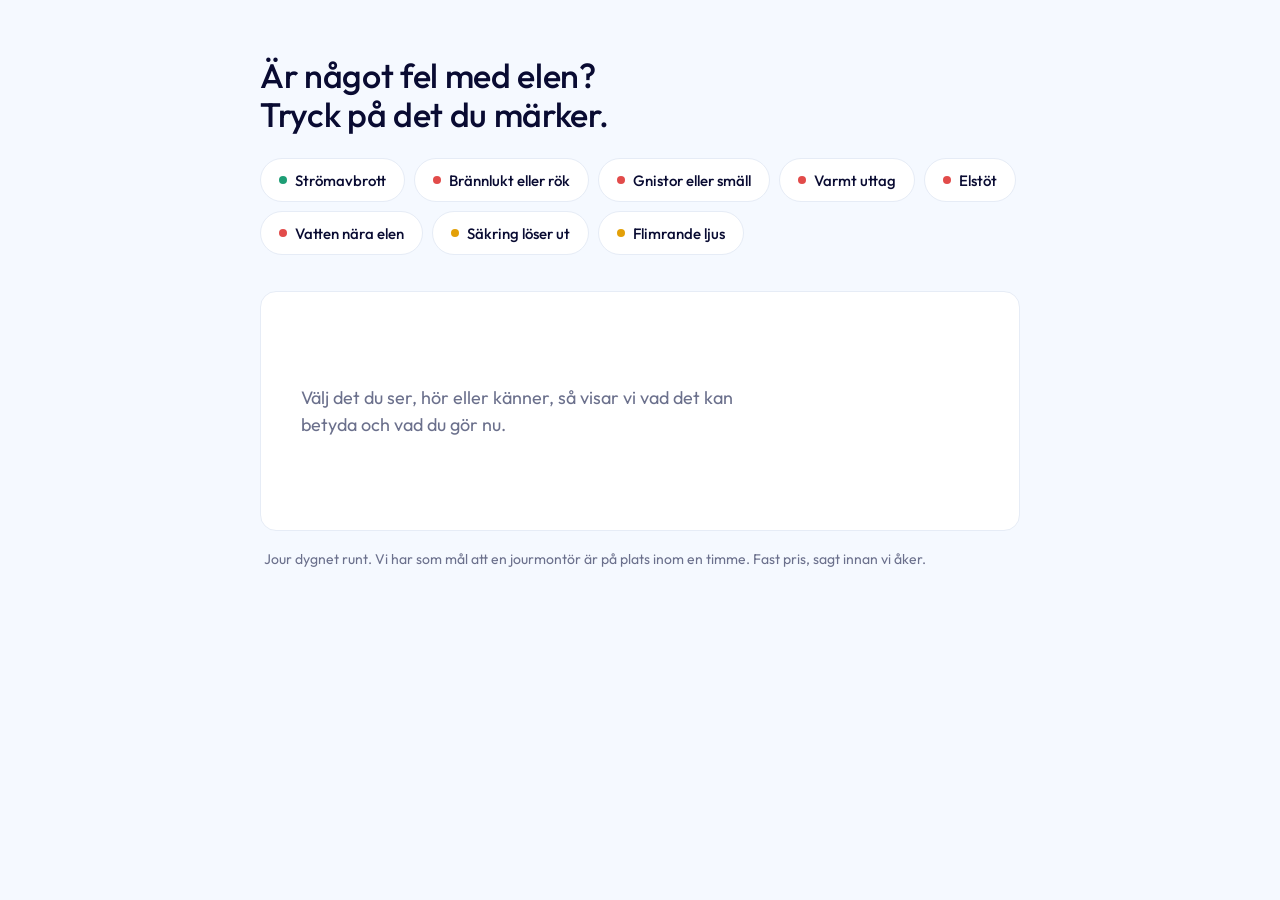
<file: archive/wireframes/b/index.html>
<!DOCTYPE html>
<html lang="sv">
<head>
<meta charset="UTF-8" />
<!-- Ampy web fonts (Outfit + Plus Jakarta Sans + JetBrains Mono) -->
<link rel="preconnect" href="https://fonts.googleapis.com">
<link rel="preconnect" href="https://fonts.gstatic.com" crossorigin>
<link href="https://fonts.googleapis.com/css2?family=Outfit:wght@100..900&family=Plus+Jakarta+Sans:ital,wght@0,200..800;1,200..800&family=JetBrains+Mono:ital,wght@0,100..800;1,100..800&display=swap" rel="stylesheet">
<meta name="viewport" content="width=device-width, initial-scale=1.0" />
<title>Eljour-block · Variant B — ett stort tydligt svar</title>
<style>
  html { font-size: 62.5%; }
  :root {
    --bg:#f5f9ff; --surface:#ffffff; --ink:#090b32; --ink-body:#3b3f59; --ink-soft:#6b708c;
    --teal:#00a991; --teal-dark:#0a8f7c; --line:#e6ecf6;
    --akut-bg:#fdeceb; --akut-ink:#b3261e;
    --snart-bg:#fff3de; --snart-ink:#8a5800;
    --vanta-bg:#e7f6ef; --vanta-ink:#0c7a5b;
    --r:1.6rem; --r-s:1rem; --m:.28s;
    font-family:"Outfit",system-ui,-apple-system,"Segoe UI",sans-serif;
  }
  *,*::before,*::after{ box-sizing:border-box; }
  body{ margin:0; background:var(--bg); color:var(--ink-body); -webkit-font-smoothing:antialiased; }

  .eb{ padding:clamp(2.4rem,5vw,5.6rem) clamp(1.6rem,4vw,3.2rem); }
  .eb__wrap{ max-width:76rem; margin-inline:auto; }
  .eb__title{
    margin:0 0 clamp(1.6rem,2.4vw,2.4rem); color:var(--ink);
    font-size:clamp(2.4rem,3.4vw,3.4rem); font-weight:500; line-height:1.15; letter-spacing:-0.01em;
    text-wrap:balance; max-width:22ch;
  }

  .eb__chips{ display:flex; flex-wrap:wrap; gap:.9rem; margin-bottom:clamp(2.4rem,3.5vw,3.6rem); }
  .eb__chip{
    appearance:none; cursor:pointer; font-family:inherit; font-size:1.5rem; font-weight:500; color:var(--ink);
    background:var(--surface); border:1px solid var(--line); border-radius:99rem; padding:1rem 1.8rem;
    display:inline-flex; align-items:center; gap:.8rem; min-height:4.4rem;
    transition:background var(--m) ease, border-color var(--m) ease, color var(--m) ease;
  }
  .eb__chip:hover{ border-color:#c9d6ea; background:#fafcff; }
  .eb__chip:focus-visible{ outline:2px solid var(--teal); outline-offset:2px; }
  .eb__chip[aria-pressed="true"]{ background:var(--ink); border-color:var(--ink); color:#fff; }
  .eb__chip-dot{ width:.8rem; height:.8rem; border-radius:50%; flex:none; }
  .d-akut{ background:#e24b4a; } .d-snart{ background:#e3a008; } .d-vanta{ background:#1d9e75; }

  .eb__stage{ background:var(--surface); border:1px solid var(--line); border-radius:var(--r);
    padding:clamp(2.4rem,3.5vw,4rem); min-height:24rem; display:flex; flex-direction:column; gap:1.6rem; }
  .eb__prompt{ margin:auto 0; color:var(--ink-soft); font-size:1.8rem; line-height:1.5; max-width:40ch; }

  .eb__tag{ align-self:flex-start; font-size:1.3rem; font-weight:600; padding:.5rem 1.4rem; border-radius:99rem; }
  .t-akut{ background:var(--akut-bg); color:var(--akut-ink); }
  .t-snart{ background:var(--snart-bg); color:var(--snart-ink); }
  .t-vanta{ background:var(--vanta-bg); color:var(--vanta-ink); }
  .eb__seen{ margin:0; color:var(--ink); font-size:clamp(2.6rem,4vw,3.6rem); font-weight:500; line-height:1.1; letter-spacing:-0.01em; }
  .eb__label-s{ display:block; font-size:1.3rem; font-weight:600; color:var(--teal); margin-bottom:.5rem; letter-spacing:.02em; }
  .eb__means{ margin:0; font-size:1.8rem; line-height:1.55; color:var(--ink-body); max-width:50ch; }
  .eb__do{ margin:0; font-size:1.8rem; line-height:1.5; color:var(--ink); font-weight:500; max-width:50ch; }
  .eb__112{ margin:0; font-size:1.6rem; line-height:1.45; color:var(--akut-ink); font-weight:500;
    background:var(--akut-bg); border-radius:var(--r-s); padding:1.4rem 1.6rem; }
  .eb__112 a{ color:var(--akut-ink); }
  .eb__ring{
    display:inline-flex; align-items:center; justify-content:center; gap:1rem; align-self:flex-start;
    margin-top:.6rem; padding:1.6rem 2.8rem; min-height:5.6rem; border-radius:99rem;
    background:var(--teal); color:#fff; font-size:1.8rem; font-weight:600; text-decoration:none;
    transition:background var(--m) ease, transform var(--m) ease;
  }
  .eb__ring:hover{ background:var(--teal-dark); transform:translateY(-1px); }
  .eb__ring:focus-visible{ outline:2px solid var(--ink); outline-offset:3px; }
  .eb__ring svg{ width:2.1rem; height:2.1rem; }

  .eb__stage.is-swapping > *{ opacity:0; transform:translateY(.6rem); }
  .eb__stage > *{ transition:opacity var(--m) ease, transform var(--m) ease; }

  .eb__foot{ margin:1.8rem .4rem 0; font-size:1.4rem; line-height:1.5; color:var(--ink-soft); }

  @media (max-width:480px){
    .eb__chip{ font-size:1.4rem; padding:.9rem 1.4rem; }
    .eb__ring{ align-self:stretch; }
  }
  @media (prefers-reduced-motion:reduce){ .eb__stage > *,.eb__ring{ transition:none; } }
</style>
</head>
<body>
  <section class="eb" aria-labelledby="ebTitle">
    <div class="eb__wrap">
      <h2 class="eb__title" id="ebTitle">Är något fel med elen? Tryck på det du märker.</h2>
      <div class="eb__chips" id="ebChips" role="group" aria-label="Vanliga tecken på elfel"></div>
      <div class="eb__stage" id="ebStage" aria-live="polite"></div>
      <p class="eb__foot">Jour dygnet runt. Vi har som mål att en jourmontör är på plats inom en timme. Fast pris, sagt innan vi åker.</p>
    </div>
  </section>

  <script>
    var PHONE_DISPLAY="010-265 79 79", PHONE_TEL="+46102657979";
    var PHONE_SVG='<svg viewBox="0 0 24 24" fill="currentColor" aria-hidden="true"><path d="M6.6 10.8a15.5 15.5 0 0 0 6.6 6.6l2.2-2.2c.3-.3.7-.4 1-.2 1.2.4 2.4.6 3.6.6.6 0 1 .4 1 1V20c0 .6-.4 1-1 1A17 17 0 0 1 3 4c0-.6.4-1 1-1h3.4c.6 0 1 .4 1 1 0 1.3.2 2.5.6 3.6.1.4 0 .8-.3 1z"/></svg>';
    var SEV={akut:["t-akut","d-akut","Akut · agera nu"],snart:["t-snart","d-snart","Ring oss snart"],vanta:["t-vanta","d-vanta","Kan ofta vänta"]};

    var SYMPTOMS=[
      {id:"stromavbrott",label:"Strömavbrott",sev:"vanta",e112:false,
        means:"Mörkt hos grannarna också? Då är det elnätet, inte ditt fel. Bara hos dig kan en jordfelsbrytare ha löst ut.",
        action:"Kolla grannarna. Prova jordfelsbrytaren en gång. Kvarstår det, ring oss."},
      {id:"branlukt",label:"Brännlukt eller rök",sev:"akut",e112:true,
        means:"Brännlukt vid central eller uttag är nästan alltid en glappkontakt som hettats upp. Plasten kan vara nära sin tändpunkt.",
        action:"Slå av huvudbrytaren. Rör inte centralen mer än så."},
      {id:"gnistor",label:"Gnistor eller smäll",sev:"akut",e112:true,
        means:"Gnistor, ett smäll eller ett sprakande ljud i el är en ljusbåge. Den kan bli tusentals grader på ett ögonblick.",
        action:"Slå av huvudbrytaren direkt."},
      {id:"varmt-uttag",label:"Varmt uttag",sev:"akut",e112:false,
        means:"Ett uttag ska aldrig vara varmt. Värme är kontaktmotstånd, ofta ett glapp som bygger värme bakom väggen.",
        action:"Dra ur, använd inte uttaget, ring oss. Missfärgat eller luktar: slå av gruppen."},
      {id:"elstot",label:"Elstöt",sev:"akut",e112:false,
        means:"Att känna ström vid en apparat, ett uttag eller en kran tyder på jordfel.",
        action:"Använd inte det som gav stöt. Slå av gruppen och ring oss."},
      {id:"vatten",label:"Vatten nära elen",sev:"akut",e112:false,
        means:"Vatten vid uttag, central eller ledning är en direkt risk för kortslutning och stöt.",
        action:"Rör inte. Bryt strömmen om du kan göra det säkert, sedan ring oss."},
      {id:"sakring",label:"Säkring löser ut",sev:"snart",e112:false,
        means:"En enstaka gång är oftast överlast. Gång på gång kan vara en kortslutning eller ett jordfel.",
        action:"Två återställningar är taket. Löser den ut en tredje gång, lämna den av och ring oss."},
      {id:"flimmer",label:"Flimrande ljus",sev:"snart",e112:false,
        means:"Flimrar ljuset när stora apparater drar igång kan det vara ett glapp i nollskenan.",
        action:"Notera vid vilken apparat det händer. Ring oss så tittar vi på det."}
    ];

    function track(ev,d){ window.dataLayer=window.dataLayer||[]; window.dataLayer.push(Object.assign({event:"ampy_ej_"+ev},d||{})); }

    var chips=document.getElementById("ebChips"), stage=document.getElementById("ebStage");
    var reduce=window.matchMedia("(prefers-reduced-motion:reduce)").matches, timer=null, current=null;

    SYMPTOMS.forEach(function(s){
      var sev=SEV[s.sev];
      var b=document.createElement("button");
      b.className="eb__chip"; b.id="chip-"+s.id; b.type="button"; b.setAttribute("aria-pressed","false");
      b.innerHTML='<span class="eb__chip-dot '+sev[1]+'"></span>'+s.label;
      b.addEventListener("click",function(){ select(s.id); });
      chips.appendChild(b);
    });

    function prompt(){ stage.innerHTML='<p class="eb__prompt">Välj det du ser, hör eller känner, så visar vi vad det kan betyda och vad du gör nu.</p>'; }
    function render(s){
      var sev=SEV[s.sev];
      var e112=s.e112?'<p class="eb__112">Ser du lågor eller rök? Ring <a href="tel:112">112</a> först, sedan oss.</p>':"";
      stage.innerHTML=
        '<span class="eb__tag '+sev[0]+'">'+sev[2]+'</span>'+
        '<p class="eb__seen">'+s.label+'</p>'+
        '<p class="eb__means"><span class="eb__label-s">Vad det kan betyda</span>'+s.means+'</p>'+
        '<p class="eb__do"><span class="eb__label-s">Gör så här nu</span>'+s.action+'</p>'+
        e112+
        '<a class="eb__ring" href="tel:'+PHONE_TEL+'" data-call="'+s.id+'">'+PHONE_SVG+'Ring '+PHONE_DISPLAY+'</a>';
    }
    function select(id){
      var s=SYMPTOMS.filter(function(x){return x.id===id;})[0]; if(!s) return;
      Array.prototype.forEach.call(chips.children,function(c){ c.setAttribute("aria-pressed", c.id==="chip-"+id?"true":"false"); });
      current=id;
      if(reduce){ render(s); } else {
        if(timer) clearTimeout(timer);
        stage.classList.add("is-swapping");
        timer=setTimeout(function(){ render(s); stage.classList.remove("is-swapping"); timer=null; },140);
      }
      track("symptom_select",{symptom:id,severity:s.sev});
    }
    stage.addEventListener("click",function(e){
      if(e.target.closest("[data-call]")) track("cta_call_click",{symptom:current});
      if(e.target.closest('a[href="tel:112"]')) track("cta_112_click",{symptom:current});
    });
    prompt(); track("view",{});
  </script>
</body>
</html>
</file>
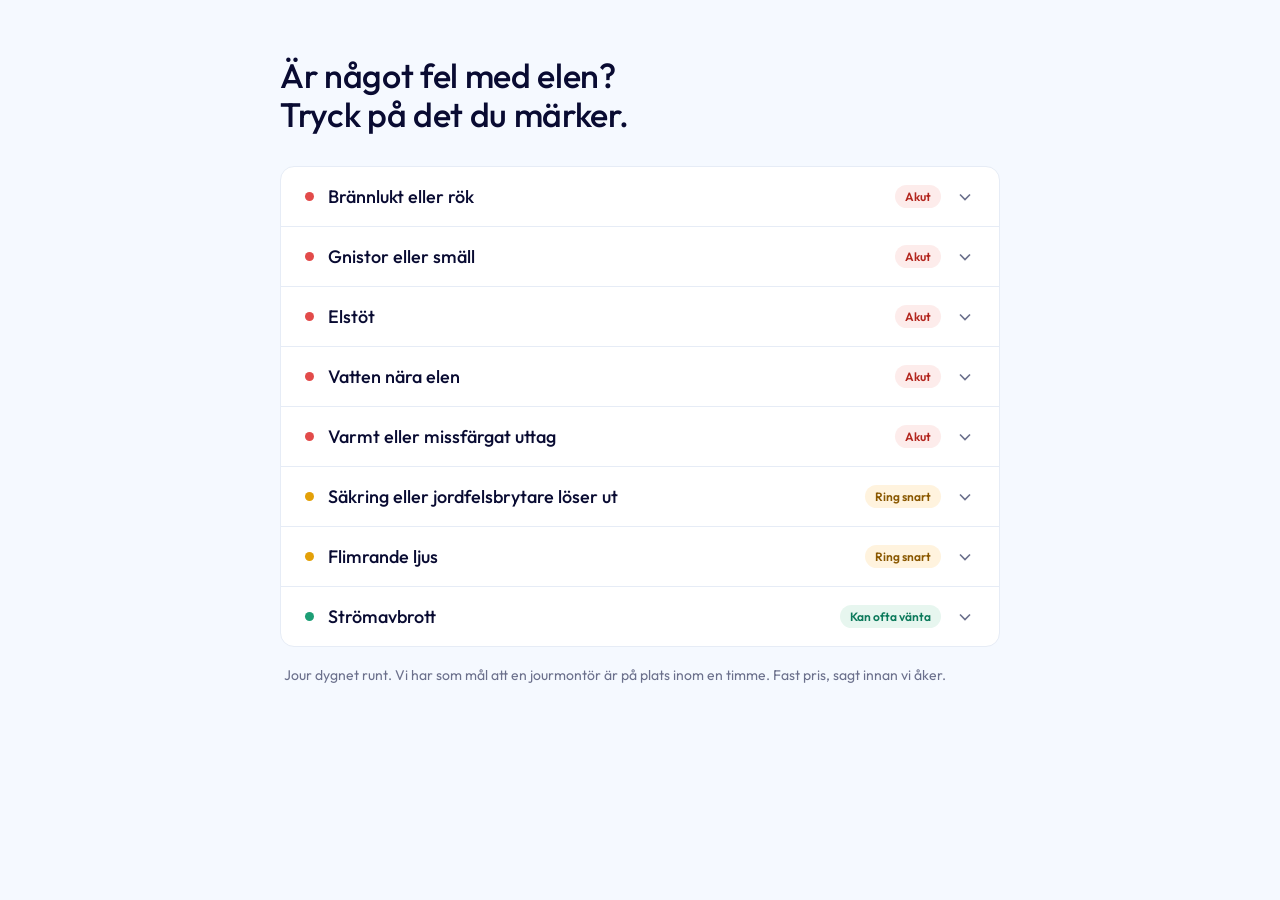
<file: archive/wireframes/c/index.html>
<!DOCTYPE html>
<html lang="sv">
<head>
<meta charset="UTF-8" />
<!-- Ampy web fonts (Outfit + Plus Jakarta Sans + JetBrains Mono) -->
<link rel="preconnect" href="https://fonts.googleapis.com">
<link rel="preconnect" href="https://fonts.gstatic.com" crossorigin>
<link href="https://fonts.googleapis.com/css2?family=Outfit:wght@100..900&family=Plus+Jakarta+Sans:ital,wght@0,200..800;1,200..800&family=JetBrains+Mono:ital,wght@0,100..800;1,100..800&display=swap" rel="stylesheet">
<meta name="viewport" content="width=device-width, initial-scale=1.0" />
<title>Eljour-block · Variant C — dragspels-lista</title>
<style>
  html { font-size: 62.5%; }
  :root {
    --bg:#f5f9ff; --surface:#ffffff; --ink:#090b32; --ink-body:#3b3f59; --ink-soft:#6b708c;
    --teal:#00a991; --teal-dark:#0a8f7c; --line:#e6ecf6;
    --akut-bg:#fdeceb; --akut-ink:#b3261e;
    --snart-bg:#fff3de; --snart-ink:#8a5800;
    --vanta-bg:#e7f6ef; --vanta-ink:#0c7a5b;
    --r:1.4rem; --r-s:1rem; --m:.28s;
    font-family:"Outfit",system-ui,-apple-system,"Segoe UI",sans-serif;
  }
  *,*::before,*::after{ box-sizing:border-box; }
  body{ margin:0; background:var(--bg); color:var(--ink-body); -webkit-font-smoothing:antialiased; }

  .eb{ padding:clamp(2.4rem,5vw,5.6rem) clamp(1.6rem,4vw,3.2rem); }
  .eb__wrap{ max-width:72rem; margin-inline:auto; }
  .eb__title{
    margin:0 0 clamp(2rem,3vw,3.2rem); color:var(--ink);
    font-size:clamp(2.4rem,3.4vw,3.4rem); font-weight:500; line-height:1.15; letter-spacing:-0.01em;
    text-wrap:balance; max-width:20ch;
  }

  .eb__list{ list-style:none; margin:0; padding:0; background:var(--surface);
    border:1px solid var(--line); border-radius:var(--r); overflow:hidden; }
  .eb__item + .eb__item{ border-top:1px solid var(--line); }

  .eb__row{
    appearance:none; width:100%; cursor:pointer; background:transparent; border:0; text-align:left;
    display:flex; align-items:center; gap:1.4rem; padding:1.8rem clamp(1.8rem,2.5vw,2.4rem);
    font-family:inherit; color:var(--ink); font-size:clamp(1.6rem,1.8vw,1.8rem); font-weight:500;
    transition:background var(--m) ease;
  }
  .eb__row:hover{ background:#fafcff; }
  .eb__row:focus-visible{ outline:2px solid var(--teal); outline-offset:-2px; }
  .eb__dot{ width:.9rem; height:.9rem; border-radius:50%; flex:none; }
  .eb__label{ flex:1; }
  .eb__tag{ font-size:1.2rem; font-weight:600; padding:.4rem 1rem; border-radius:99rem; white-space:nowrap; }
  .eb__chev{ flex:none; width:2rem; height:2rem; color:var(--ink-soft); transition:transform var(--m) ease; }
  .eb__row[aria-expanded="true"] .eb__chev{ transform:rotate(180deg); }

  .t-akut{ background:var(--akut-bg); color:var(--akut-ink); } .d-akut{ background:#e24b4a; }
  .t-snart{ background:var(--snart-bg); color:var(--snart-ink); } .d-snart{ background:#e3a008; }
  .t-vanta{ background:var(--vanta-bg); color:var(--vanta-ink); } .d-vanta{ background:#1d9e75; }

  .eb__panel{ display:grid; grid-template-rows:0fr; transition:grid-template-rows var(--m) ease; }
  .eb__panel-in{ overflow:hidden; }
  .eb__row[aria-expanded="true"] + .eb__panel{ grid-template-rows:1fr; }
  .eb__panel-pad{
    padding:0 clamp(1.8rem,2.5vw,2.4rem) 2.4rem calc(clamp(1.8rem,2.5vw,2.4rem) + 2.3rem);
    display:flex; flex-direction:column; gap:1.2rem;
  }
  .eb__means{ margin:0; font-size:1.6rem; line-height:1.55; color:var(--ink-body); max-width:58ch; }
  .eb__do-label{ display:block; font-size:1.2rem; font-weight:600; color:var(--teal); margin-bottom:.3rem; letter-spacing:.02em; }
  .eb__do{ margin:0; font-size:1.6rem; line-height:1.5; color:var(--ink); font-weight:500; max-width:58ch; }
  .eb__112{
    margin:0; font-size:1.5rem; line-height:1.45; color:var(--akut-ink); font-weight:500;
    background:var(--akut-bg); border-radius:var(--r-s); padding:1.2rem 1.4rem;
  }
  .eb__112 a{ color:var(--akut-ink); }
  .eb__ring{
    display:inline-flex; align-items:center; justify-content:center; gap:.9rem; align-self:flex-start;
    margin-top:.4rem; padding:1.4rem 2.4rem; min-height:5rem; border-radius:99rem;
    background:var(--teal); color:#fff; font-size:1.6rem; font-weight:600; text-decoration:none;
    transition:background var(--m) ease, transform var(--m) ease;
  }
  .eb__ring:hover{ background:var(--teal-dark); transform:translateY(-1px); }
  .eb__ring:focus-visible{ outline:2px solid var(--ink); outline-offset:3px; }
  .eb__ring svg{ width:1.9rem; height:1.9rem; }

  .eb__foot{ margin:1.8rem .4rem 0; font-size:1.4rem; line-height:1.5; color:var(--ink-soft); }

  @media (max-width:480px){
    .eb__row{ gap:1rem; padding:1.6rem; font-size:1.6rem; }
    .eb__tag{ font-size:1.1rem; padding:.35rem .8rem; }
    .eb__panel-pad{ padding:0 1.6rem 2rem 1.6rem; }
    .eb__ring{ align-self:stretch; }
  }
  @media (prefers-reduced-motion:reduce){ .eb__panel,.eb__chev,.eb__ring{ transition:none; } }
</style>
</head>
<body>
  <section class="eb" aria-labelledby="ebTitle">
    <div class="eb__wrap">
      <h2 class="eb__title" id="ebTitle">Är något fel med elen? Tryck på det du märker.</h2>
      <ul class="eb__list" id="ebList"></ul>
      <p class="eb__foot">Jour dygnet runt. Vi har som mål att en jourmontör är på plats inom en timme. Fast pris, sagt innan vi åker.</p>
    </div>
  </section>

  <script>
    var PHONE_DISPLAY="010-265 79 79", PHONE_TEL="+46102657979";
    var PHONE_SVG='<svg viewBox="0 0 24 24" fill="currentColor" aria-hidden="true"><path d="M6.6 10.8a15.5 15.5 0 0 0 6.6 6.6l2.2-2.2c.3-.3.7-.4 1-.2 1.2.4 2.4.6 3.6.6.6 0 1 .4 1 1V20c0 .6-.4 1-1 1A17 17 0 0 1 3 4c0-.6.4-1 1-1h3.4c.6 0 1 .4 1 1 0 1.3.2 2.5.6 3.6.1.4 0 .8-.3 1z"/></svg>';
    var CHEV='<svg class="eb__chev" viewBox="0 0 24 24" fill="none" stroke="currentColor" stroke-width="2" aria-hidden="true"><path d="M6 9l6 6 6-6"/></svg>';
    var SEV={akut:["t-akut","d-akut","Akut"],snart:["t-snart","d-snart","Ring snart"],vanta:["t-vanta","d-vanta","Kan ofta vänta"]};

    var SYMPTOMS=[
      {id:"branlukt",label:"Brännlukt eller rök",sev:"akut",e112:true,
        means:"Nästan alltid en glappkontakt som hettats upp. Plasten kan vara nära sin tändpunkt.",
        action:"Slå av huvudbrytaren. Rör inte centralen mer än så."},
      {id:"gnistor",label:"Gnistor eller smäll",sev:"akut",e112:true,
        means:"Gnistor, ett smäll eller ett sprakande ljud i el är en ljusbåge. Den kan bli tusentals grader på ett ögonblick.",
        action:"Slå av huvudbrytaren direkt."},
      {id:"elstot",label:"Elstöt",sev:"akut",e112:false,
        means:"Att känna ström vid en apparat, ett uttag eller en kran tyder på jordfel.",
        action:"Använd inte det som gav stöt. Slå av gruppen och ring oss."},
      {id:"vatten",label:"Vatten nära elen",sev:"akut",e112:false,
        means:"Vatten vid uttag, central eller ledning är en direkt risk för kortslutning och stöt.",
        action:"Rör inte. Bryt strömmen om du kan göra det säkert, sedan ring oss."},
      {id:"varmt-uttag",label:"Varmt eller missfärgat uttag",sev:"akut",e112:false,
        means:"Värme i ett uttag är kontaktmotstånd, ofta ett glapp som bygger värme bakom väggen.",
        action:"Dra ur, använd inte uttaget, ring oss. Missfärgat eller luktar: slå av gruppen."},
      {id:"sakring",label:"Säkring eller jordfelsbrytare löser ut",sev:"snart",e112:false,
        means:"En enstaka gång är oftast överlast. Gång på gång kan vara en kortslutning eller ett jordfel.",
        action:"Två återställningar är taket. Löser den ut en tredje gång, lämna den av och ring oss."},
      {id:"flimmer",label:"Flimrande ljus",sev:"snart",e112:false,
        means:"Flimrar ljuset när stora apparater drar igång kan det vara ett glapp i nollskenan.",
        action:"Notera vid vilken apparat det händer. Ring oss så tittar vi på det."},
      {id:"stromavbrott",label:"Strömavbrott",sev:"vanta",e112:false,
        means:"Mörkt hos grannarna också? Då är det elnätet, inte ditt fel. Bara hos dig kan en jordfelsbrytare ha löst ut.",
        action:"Kolla grannarna. Prova jordfelsbrytaren en gång. Kvarstår det, ring oss."}
    ];

    function track(ev,d){ window.dataLayer=window.dataLayer||[]; window.dataLayer.push(Object.assign({event:"ampy_ej_"+ev},d||{})); }

    var list=document.getElementById("ebList");
    SYMPTOMS.forEach(function(s){
      var sev=SEV[s.sev];
      var li=document.createElement("li"); li.className="eb__item";
      var e112=s.e112?'<p class="eb__112">Ser du lågor eller rök? Ring <a href="tel:112">112</a> först, sedan oss.</p>':"";
      li.innerHTML=
        '<button class="eb__row" id="row-'+s.id+'" aria-expanded="false" aria-controls="pan-'+s.id+'">'+
          '<span class="eb__dot '+sev[1]+'"></span>'+
          '<span class="eb__label">'+s.label+'</span>'+
          '<span class="eb__tag '+sev[0]+'">'+sev[2]+'</span>'+CHEV+
        '</button>'+
        '<div class="eb__panel"><div class="eb__panel-in" id="pan-'+s.id+'" role="region" aria-labelledby="row-'+s.id+'"><div class="eb__panel-pad">'+
          '<p class="eb__means">'+s.means+'</p>'+
          '<p class="eb__do"><span class="eb__do-label">Gör så här nu</span>'+s.action+'</p>'+
          e112+
          '<a class="eb__ring" href="tel:'+PHONE_TEL+'" data-call="'+s.id+'">'+PHONE_SVG+'Ring '+PHONE_DISPLAY+'</a>'+
        '</div></div></div>';
      list.appendChild(li);
    });

    list.addEventListener("click",function(e){
      var call=e.target.closest("[data-call]"); if(call){ track("cta_call_click",{symptom:call.getAttribute("data-call")}); return; }
      if(e.target.closest('a[href="tel:112"]')){ track("cta_112_click",{}); return; }
      var row=e.target.closest(".eb__row"); if(!row) return;
      var open=row.getAttribute("aria-expanded")==="true";
      Array.prototype.forEach.call(list.querySelectorAll(".eb__row"),function(r){ r.setAttribute("aria-expanded","false"); });
      if(!open){ row.setAttribute("aria-expanded","true"); track("symptom_select",{symptom:row.id.replace("row-","")}); }
    });
    track("view",{});
  </script>
</body>
</html>
</file>
